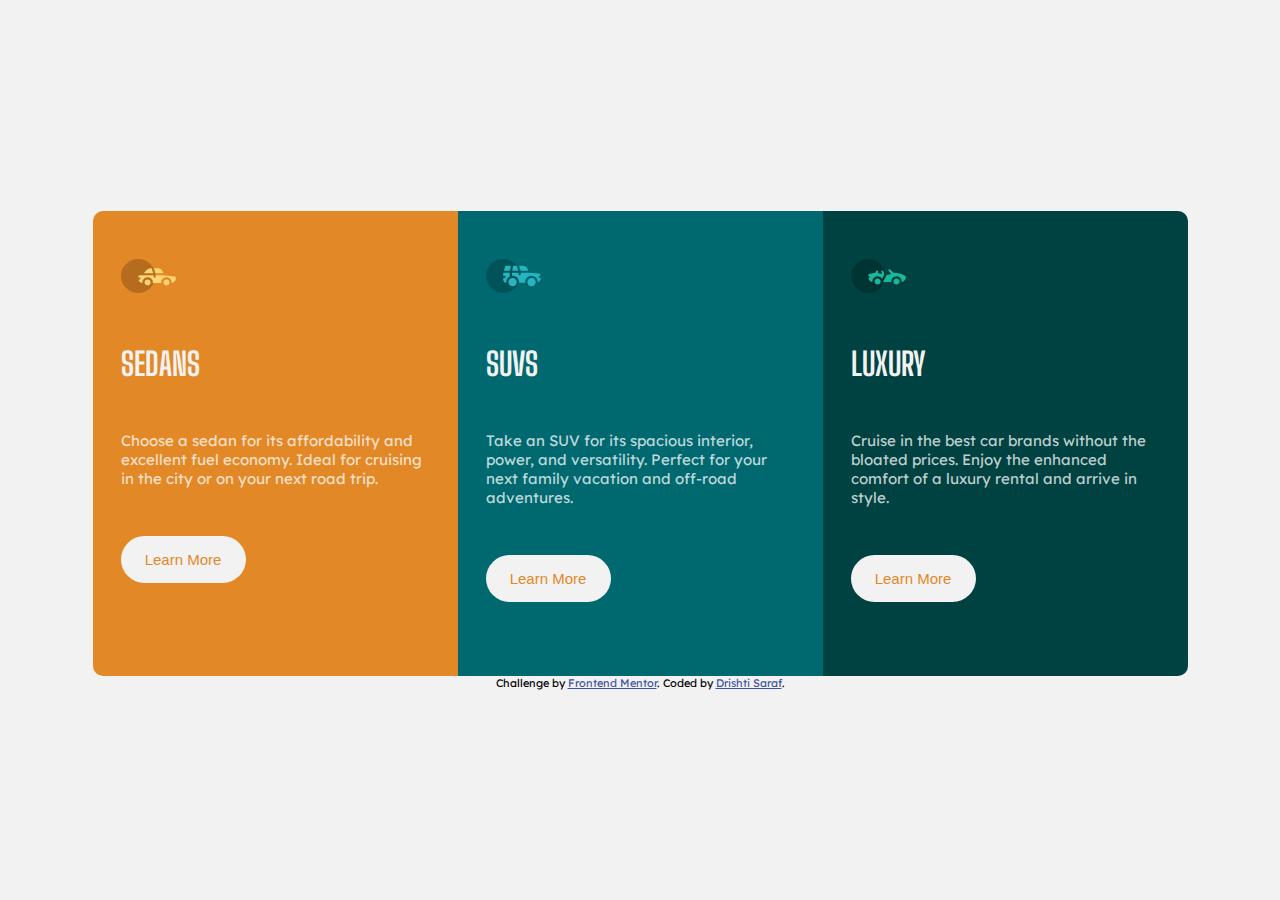
<file: 3-column-layout/index.html>
<!DOCTYPE html>
<html lang="en">
  <head>
    <meta charset="UTF-8" />
    <meta name="viewport" content="width=device-width, initial-scale=1.0" />
    <!-- displays site properly based on user's device -->

    <link
      rel="icon"
      type="image/png"
      sizes="32x32"
      href="./images/favicon-32x32.png"
    />

    <title>Frontend Mentor | 3-column preview card component</title>

    <link rel="stylesheet" href="style.css" />

    <!-- External Font Link -->
    <link rel="preconnect" href="https://fonts.googleapis.com" />
    <link rel="preconnect" href="https://fonts.gstatic.com" crossorigin />
    <link
      href="https://fonts.googleapis.com/css2?family=Big+Shoulders+Display:wght@100..900&family=Lexend+Deca:wght@100..900&display=swap"
      rel="stylesheet"
    />
  </head>
  <body>
    <main class="lexend-deca-regular">
      <div class="column-container">
        <div class="column1">
          <div class="image-container">
            <img src="./images/icon-sedans.svg" alt="icon-sedans" />
          </div>
          <h1 class="big-shoulders-display-bold">Sedans</h1>
          <p>
            Choose a sedan for its affordability and excellent fuel economy.
            Ideal for cruising in the city or on your next road trip.
          </p>
          <button>Learn More</button>
        </div>
        <div class="column2">
          <div class="image-container">
            <img src="./images/icon-suvs.svg" alt="icon-sedans" />
          </div>

          <h1 class="big-shoulders-display-bold">SUVs</h1>
          <p>
            Take an SUV for its spacious interior, power, and versatility.
            Perfect for your next family vacation and off-road adventures.
          </p>
          <button>Learn More</button>
        </div>
        <div class="column3">
          <div class="image-container">
            <img src="./images/icon-luxury.svg" alt="icon-sedans" />
          </div>
          <h1 class="big-shoulders-display-bold">Luxury</h1>
          <p>
            Cruise in the best car brands without the bloated prices. Enjoy the
            enhanced comfort of a luxury rental and arrive in style.
          </p>
          <button>Learn More</button>
        </div>
      </div>

      <div class="attribution">
        Challenge by
        <a href="https://www.frontendmentor.io?ref=challenge" target="_blank"
          >Frontend Mentor</a
        >. Coded by
        <a
          href="https://github.com/drishti1920/Frontend-Mentor-Challenges"
          target="_blank"
          >Drishti Saraf</a
        >.
      </div>
    </main>
  </body>
</html>
</file>
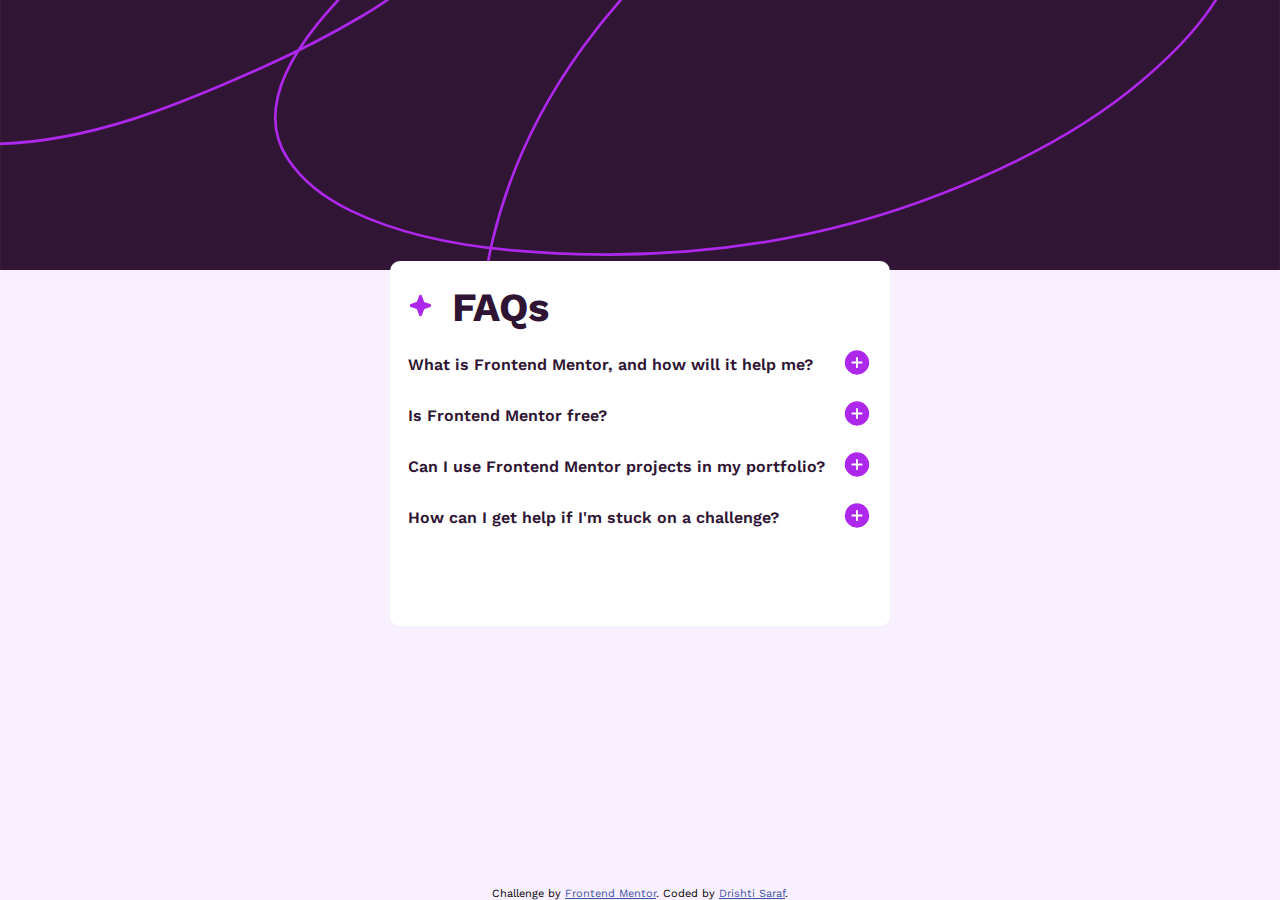
<file: accordian/index.html>
<!DOCTYPE html>
<html lang="en">
  <head>
    <meta charset="UTF-8" />
    <meta name="viewport" content="width=device-width, initial-scale=1.0" />
    <!-- displays site properly based on user's device -->

    <link
      rel="icon"
      type="image/png"
      sizes="32x32"
      href="./assets/images/favicon-32x32.png"
    />

    <title>Frontend Mentor | FAQ accordion</title>

    <!-- Feel free to remove these styles or customise in your own stylesheet 👍 -->
    <style>
      .attribution {
        font-size: 11px;
        text-align: center;
      }
      .attribution a {
        color: hsl(228, 45%, 44%);
      }
    </style>

    <link rel="stylesheet" href="style.css" />
  </head>
  <body class="body-container">

    <div class="background-half"></div>
    <div class="accordian-container">
      <div class="heading">
        <span>
          <img
            src="./assets/images/icon-star.svg"
            width="25"
            height="25"
            alt="star"
          />
        </span>

        <h1>FAQs</h1>
      </div>
      <div>
        <div class="accordian-section">
          <p class="accordian">
            What is Frontend Mentor, and how will it help me?
            <span>
              <img src="./assets/images/icon-plus.svg" alt="hide" />
            </span>
          </p>
          <div class="panel">
            <p>
              Frontend Mentor offers realistic coding challenges to help
              developers improve their frontend coding skills with projects in
              HTML, CSS, and JavaScript. It's suitable for all levels and ideal
              for portfolio building.
            </p>
          </div>
        </div>

        <div class="accordian-section">
          <p class="accordian">
            Is Frontend Mentor free?
            <span>
              <img src="./assets/images/icon-plus.svg" alt="hide" />
            </span>
          </p>
          <div class="panel">
            <p>
              Yes, Frontend Mentor offers both free and premium coding
              challenges, with the free option providing access to a range of
              projects suitable for all skill levels.
            </p>
          </div>
        </div>

        <div class="accordian-section">
          <p class="accordian">
            Can I use Frontend Mentor projects in my portfolio?
            <span>
              <img src="./assets/images/icon-plus.svg" alt="hide" />
            </span>
          </p>
          <div class="panel">
            <p>
              Yes, you can use projects completed on Frontend Mentor in your
              portfolio. It's an excellent way to showcase your skills to
              potential employers!
            </p>
          </div>
        </div>

        <div class="accordian-section">
          <p class="accordian">
            How can I get help if I'm stuck on a challenge?
            <span>
              <img src="./assets/images/icon-plus.svg" alt="hide" />
            </span>
          </p>
          <div class="panel">
            <p>
              The best place to get help is inside Frontend Mentor's Discord
              community. There's a help channel where you can ask questions and
              seek support from other community members.
            </p>
          </div>
        </div>
      </div>
    </div>

    <div class="attribution">
      Challenge by
      <a href="https://www.frontendmentor.io?ref=challenge" target="_blank"
        >Frontend Mentor</a
      >. Coded by <a href="https://github.com/drishti1920" target="_blank">Drishti Saraf</a>.
    </div>

    <script src="./script.js"></script>
  </body>
</html>
</file>
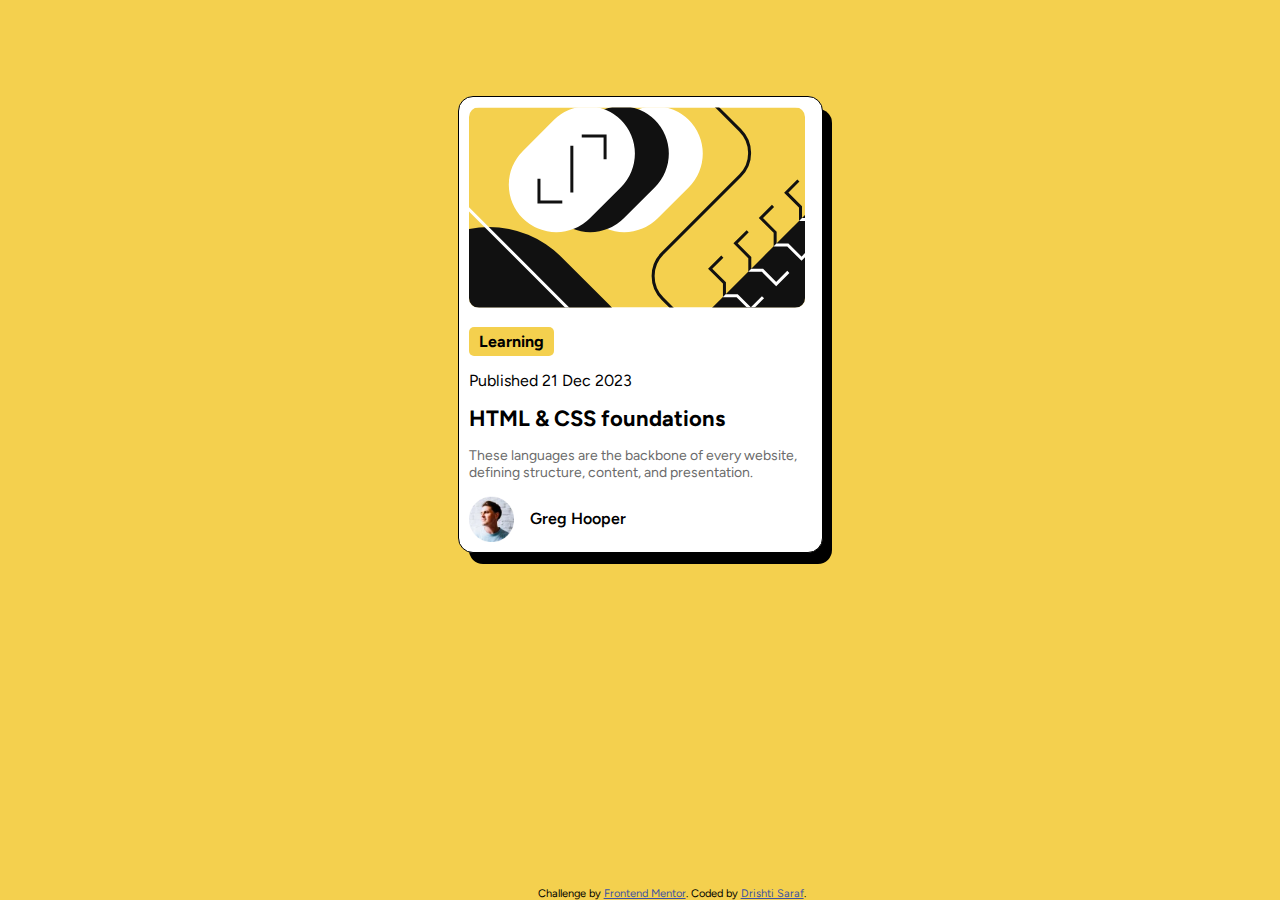
<file: blog-preview-card/index.html>
<!DOCTYPE html>
<html lang="en">
<head>
  <meta charset="UTF-8">
  <meta name="viewport" content="width=device-width, initial-scale=1.0"> <!-- displays site properly based on user's device -->

  <link rel="icon" type="image/png" sizes="32x32" href="./assets/images/favicon-32x32.png">
  <link rel="stylesheet" href="style.css">
  
  <title>Frontend Mentor | Blog preview card</title>

  <!-- Feel free to remove these styles or customise in your own stylesheet 👍 -->
  <style>
    .attribution { position: absolute; bottom: 0; left: 42%; font-size: 11px; text-align: center; }
    .attribution a { color: hsl(228, 45%, 44%); }
  </style>
</head>
<body class="body-conatiner">
  <div class="main-container">
<div class="container">
  <img class="main-image" src="./assets/images/illustration-article.svg" />

  <p class="learning-path">Learning</p>
  <p class="date-time">Published 21 Dec 2023</p>

  <h1 class="heading">HTML & CSS foundations</h1>

  <p class="description">These languages are the backbone of every website, defining structure, content, and presentation.</p>

  <div class="credits">
    <img class="author-img" src="./assets/images/image-avatar.webp" alt="Steve?" /> <p class="author-name">Greg Hooper</p>
  </div>
</div>
</div>
 
  <div class="attribution">
    Challenge by <a href="https://www.frontendmentor.io?ref=challenge" target="_blank">Frontend Mentor</a>. 
    Coded by <a href="https://github.com/drishti1920" target="_blank">Drishti Saraf</a>.
  </div>
</body>
</html>
</file>
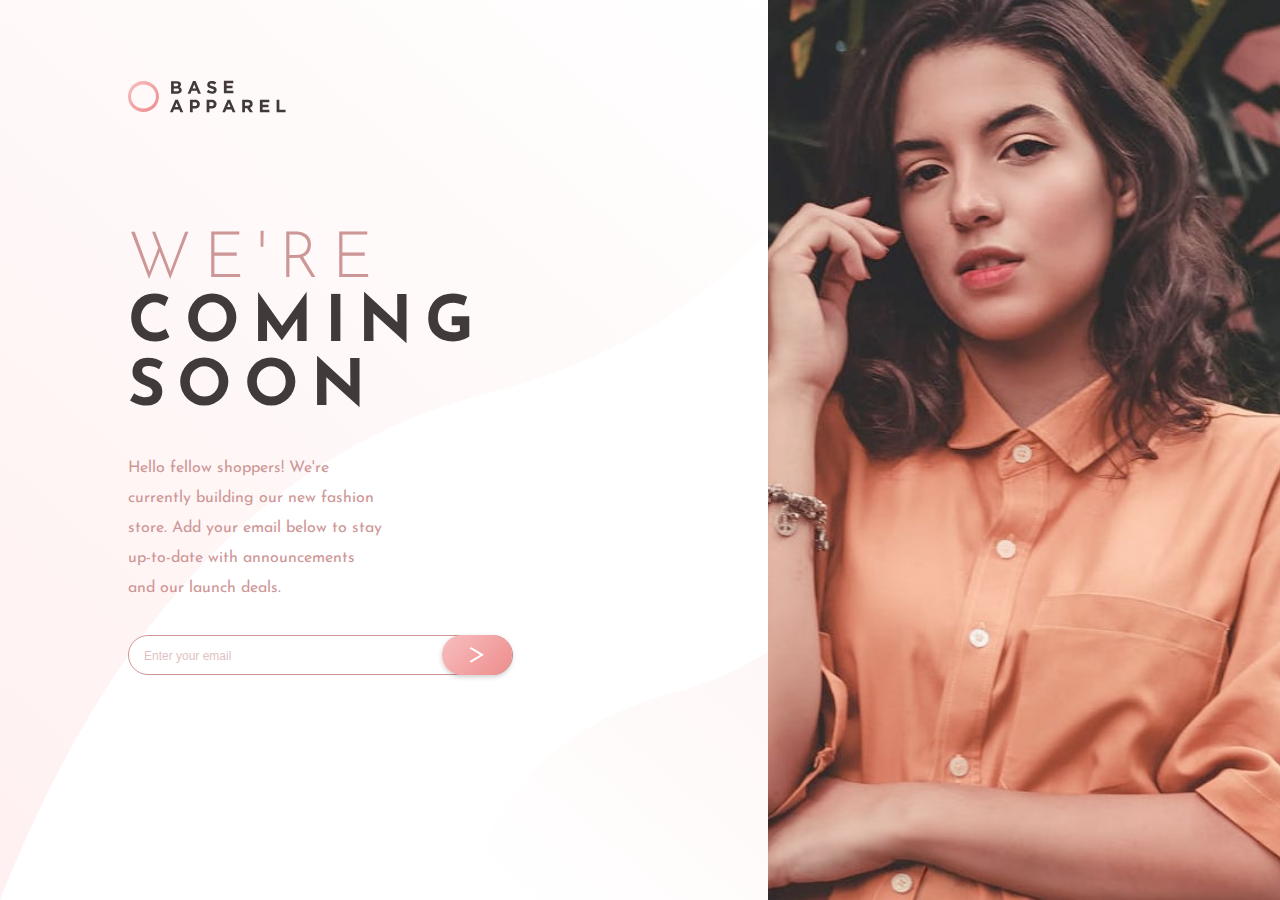
<file: coming-soon-page/index.html>
<!DOCTYPE html>
<html lang="en">
  <head>
    <meta charset="UTF-8" />
    <meta name="viewport" content="width=device-width, initial-scale=1.0" />
    <!-- displays site properly based on user's device -->

    <link
      rel="icon"
      type="image/png"
      sizes="32x32"
      href="./images/favicon-32x32.png"
    />

    <link rel="stylesheet" href="style.css" />
    <!-- External Font Link -->
    <link rel="preconnect" href="https://fonts.googleapis.com" />
    <link rel="preconnect" href="https://fonts.gstatic.com" crossorigin />
    <link
      href="https://fonts.googleapis.com/css2?family=Josefin+Sans:ital,wght@0,100..700;1,100..700&display=swap"
      rel="stylesheet"
    />

    <title>Frontend Mentor | Base Apparel coming soon page</title>
  </head>
  <body>
    <main class="josefin-sans-regular">
      <div class="coming-soon-container">
        <div class="details-container">
          <div class="logo-container">
            <img src="./images/logo.svg" alt="icon-logo" />
          </div>

          <div class="details">
            <h1>
              <span class="josefin-sans-thin">We're</span><br />
              coming <br />soon
            </h1>
            <p>
              Hello fellow shoppers! We're currently building our new fashion
              store. Add your email below to stay up-to-date with announcements
              and our launch deals.
            </p>

            <div class="input-container">
              <input type="email" id="email-input" placeholder="Enter your email" />
              <span class="icon-span" onclick=validateEmail()>
                <img src="./images/icon-arrow.svg" alt="icon-arrow" />
                <p id="error-message" class="error-message"></p>
              </span>
            </div>
          </div>
        </div>
        <div class="image-container">
          <img src="./images/hero-desktop.jpg" alt="hero-desktop" />
        </div>

        <div class="main-logo-container">
          <img src="./images/logo.svg" alt="icon-logo" />
        </div>
      </div>
    </main>
    <script src="script.js"></script>
  </body>
</html>
</file>
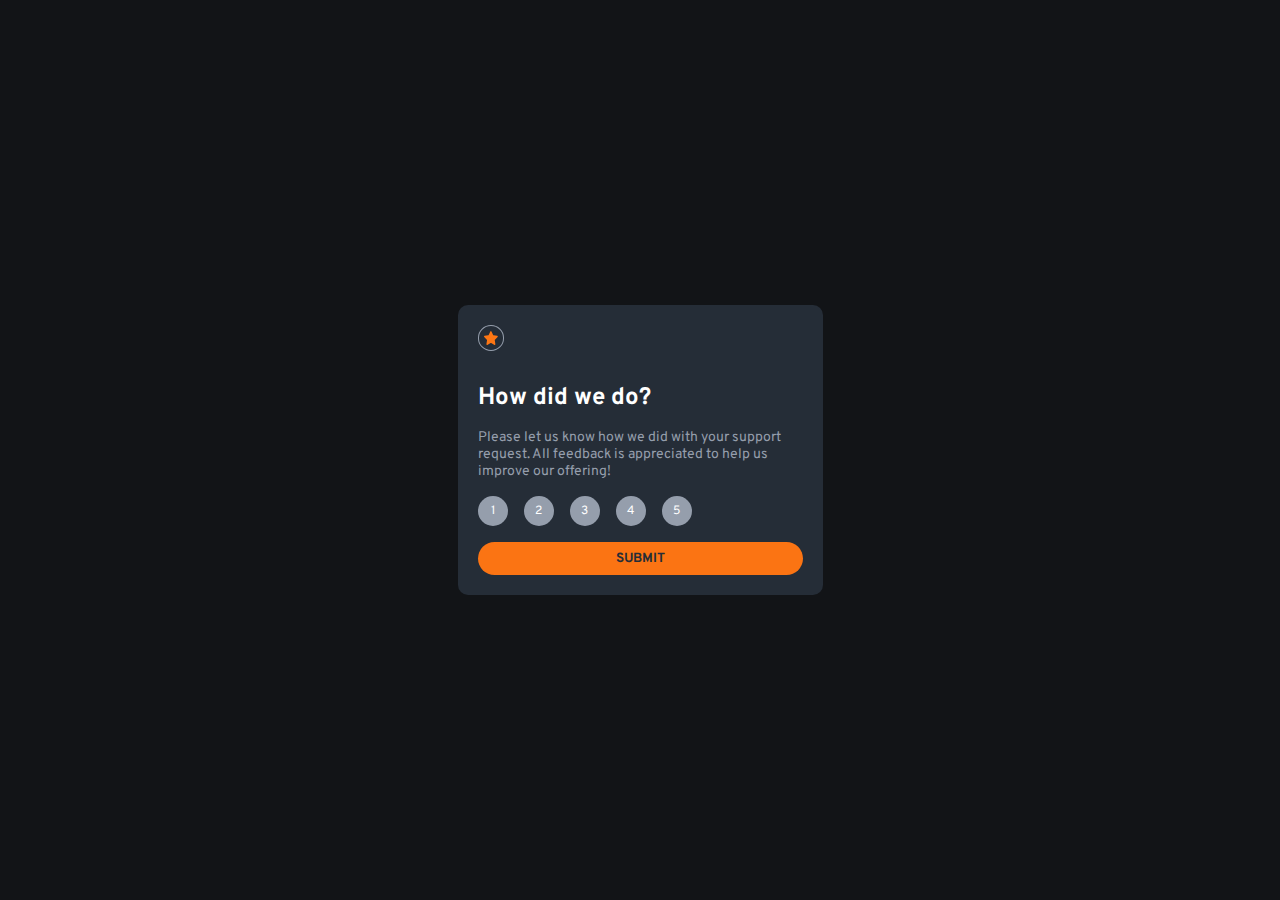
<file: interactive-rating-component-main/index.html>
<!DOCTYPE html>
<html lang="en">
  <head>
    <meta charset="UTF-8" />
    <meta name="viewport" content="width=device-width, initial-scale=1.0" />
    <!-- displays site properly based on user's device -->

    <link
      rel="icon"
      type="image/png"
      sizes="32x32"
      href="./images/favicon-32x32.png"
    />

    <title>Frontend Mentor | Interactive rating component</title>

    <link rel="stylesheet" href="style.css" />
  </head>
  <body>
    <main>
      <div id="rating-container" class="rating-component-container">
        <div class="rating-star-header">
          <img src="./images/icon-star.svg" alt="rating-star-icon" />
        </div>
        <div class="rating-question">
          <h6 class="overpass-bold">How did we do?</h6>
        </div>
        <div class="rating-text">
          <p class="overpass-normal">
            Please let us know how we did with your support request. All
            feedback is appreciated to help us improve our offering!
          </p>
        </div>

        <div class="rating-points">
          <p class="overpass-normal" data-value="1">1</p>
          <p class="overpass-normal" data-value="2">2</p>
          <p class="overpass-normal" data-value="3">3</p>
          <p class="overpass-normal" data-value="4">4</p>
          <p class="overpass-normal" data-value="5">5</p>
        </div>

        <button id="submit-button" class="rating-submit-button overpass-bold">
          Submit
        </button>
      </div>

      <!-- Thank you state start -->

      <div id="thankyou-container" style="display: none;" class="thankyou-component-container">
        <img
          src="./images/illustration-thank-you.svg"
          alt="thankyou-for-submitting-review"
        />

        <p id="selected-score" class="score-sentence overpass-normal">You selected 0 out of 5</p>
        <h3 class="thankyou-tag overpass-bold">Thank you!</h3>
        <p class="thankyou-text overpass-normal">
          We appreciate you taking the time to give a rating. If you ever need
          more support, don’t hesitate to get in touch!
        </p>
      </div>

      
      <!-- Thank you state end -->

      <!-- <div class="attribution">
      Challenge by
      <a href="https://www.frontendmentor.io?ref=challenge" target="_blank"
        >Frontend Mentor</a
      >. Coded by <a href="#">Your Name Here</a>.
    </div> -->
    </main>
    <script src="script.js"></script>
  </body>
</html>
</file>
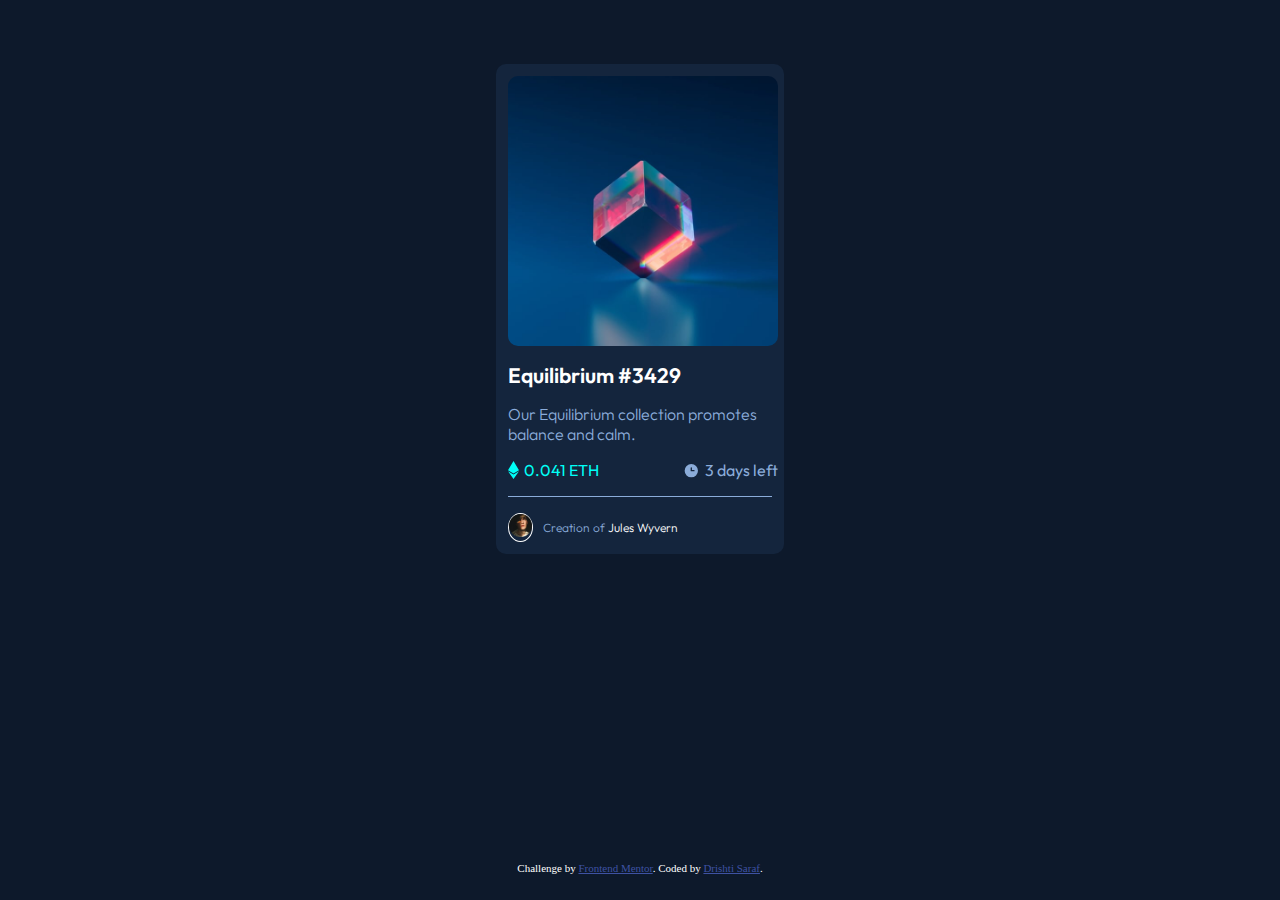
<file: nft-preview-card-component-main/index.html>
<!DOCTYPE html>
<html lang="en">
  <head>
    <meta charset="UTF-8" />
    <meta name="viewport" content="width=device-width, initial-scale=1.0" />

    <link
      rel="icon"
      type="image/png"
      sizes="32x32"
      href="./images/favicon-32x32.png"
    />

    <title>Frontend Mentor | NFT preview card component</title>

    <link rel="stylesheet" href="style.css" />
    <!-- External font link ( Outfit ) -->
    <link rel="preconnect" href="https://fonts.googleapis.com" />
    <link rel="preconnect" href="https://fonts.gstatic.com" crossorigin />
    <link
      href="https://fonts.googleapis.com/css2?family=Outfit:wght@100..900&display=swap"
      rel="stylesheet"
    />
  </head>
  <body>
    <div class="nft-card-container">
      <div id="nft-image" class="nft-image-container">
        <img src="./images/image-equilibrium.jpg" alt="equilibrium-nft-image" class="bft-image" />

        <div class="overlay">
         <img src="./images/icon-view.svg" alt="icon-view">
        </div>
      </div>

      <div class="nft-details-container">
        <h1 id="nft-name" class="heading outfit-bold">Equilibrium #3429</h1>
        <p class="descripiton outfit-light">
          Our Equilibrium collection promotes balance and calm.
        </p>
        <div class="specs outfit-regular">
          <p class="value">
            <img src="./images/icon-ethereum.svg" alt="icon-ethereum" /> 0.041
            ETH
          </p>
          <p class="time">
            <img src="./images/icon-clock.svg" alt="icon-clock" /> 3 days left
          </p>
        </div>
      </div>

      <div class="nft-owner-container">
        <div class="owner-image-container">
          <img src="./images/image-avatar.png" alt="jules-wyvren-image" />
        </div>
        <p class="credits outfit-light">
          Creation of <span class="author" id="author-name"> Jules Wyvern</span>
        </p>
      </div>
    </div>

    <div class="attribution">
      Challenge by
      <a href="https://www.frontendmentor.io?ref=challenge" target="_blank"
        >Frontend Mentor</a
      >. Coded by
      <a
        href="https://github.com/drishti1920/Frontend-Mentor-Challenges"
        target="_blank"
        >Drishti Saraf</a
      >.
    </div>


    <script src="script.js"></script>
  </body>
</html>
</file>
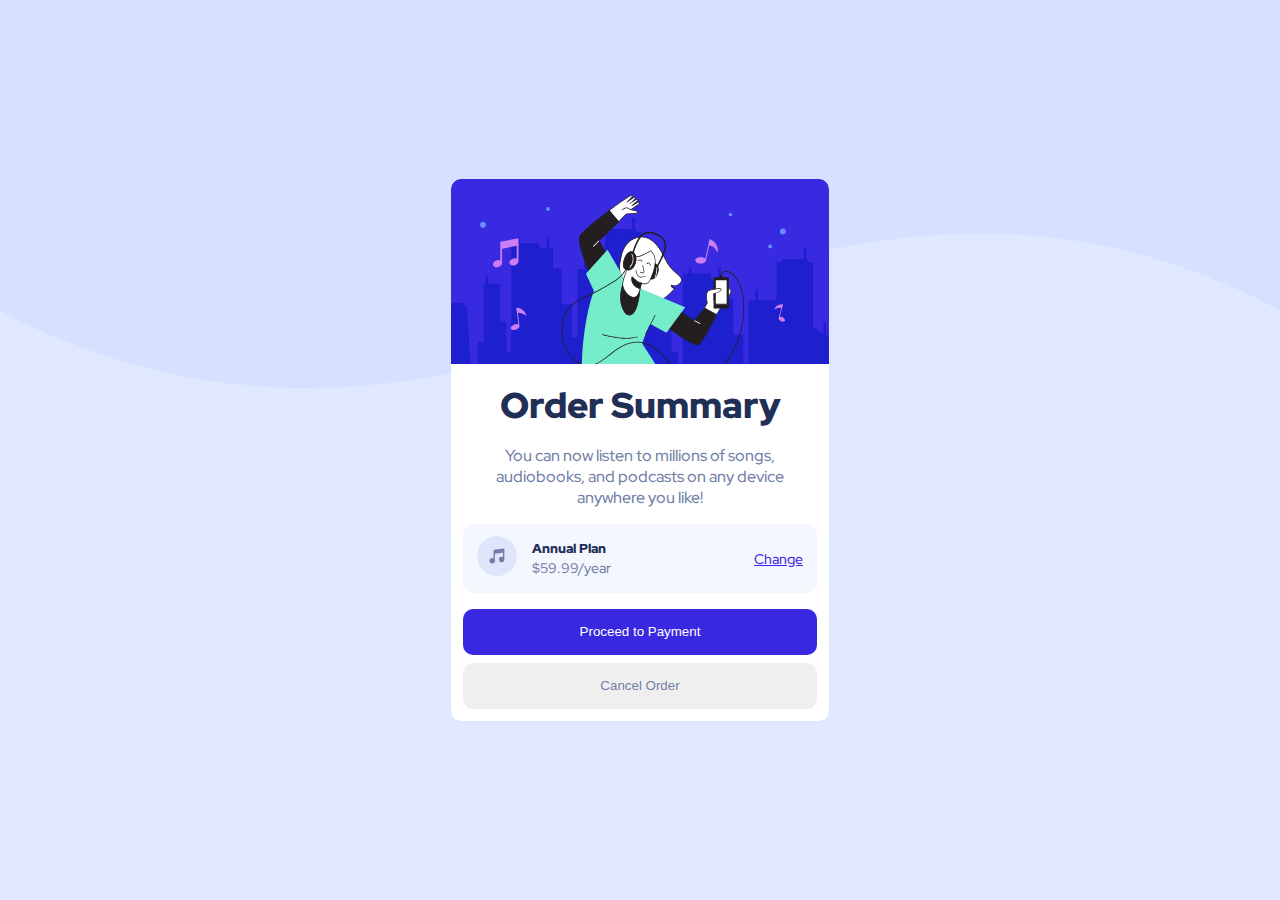
<file: order-summary-card/index.html>
<!DOCTYPE html>
<html lang="en">
  <head>
    <meta charset="UTF-8" />
    <meta name="viewport" content="width=device-width, initial-scale=1.0" />
    <link
      rel="icon"
      type="image/png"
      sizes="32x32"
      href="./images/favicon-32x32.png"
    />

    <title>Frontend Mentor | Order summary card</title>

    <!-- EXTERNAL FONT LINK -->
    <link rel="preconnect" href="https://fonts.googleapis.com" />
    <link rel="preconnect" href="https://fonts.gstatic.com" crossorigin />
    <link
      href="https://fonts.googleapis.com/css2?family=Red+Hat+Display:ital,wght@0,300..900;1,300..900&display=swap"
      rel="stylesheet"
    />

    <link rel="stylesheet" href="style.css" />
  </head>
  <body>
    <main class="red-hat-display-regular">
      <div class="order-summary-container">
        <div class="order-image-header">
          <img src="./images/illustration-hero.svg" alt="illustration-hero" />
        </div>
        <div class="order-details-container">
          <div class="heading">
            <h1 class="red-hat-display-bold">Order Summary</h1>
          </div>
          <p class="summary">
            You can now listen to millions of songs, audiobooks, and podcasts on
            any device anywhere you like!
          </p>
          <div class="plan-container">
          <div class="price">
            <div class="music-icon">
              <img src="./images/icon-music.svg" alt="icon-music" />
            </div>
            <div class="plan-pricing ">
              <h5 class="red-hat-display-bold">Annual Plan</h5>
              <p>$59.99/year</p>
            </div>
          </div>
          
            <div class="link">
              <a href="#">Change</a>
            </div>
          </div>

          <div class="button-container">
            <button class="pay">Proceed to Payment</button>
            <button class="cancel">Cancel Order</button>
          </div>
        </div>
      </div>
    </main>
  </body>
</html>
</file>
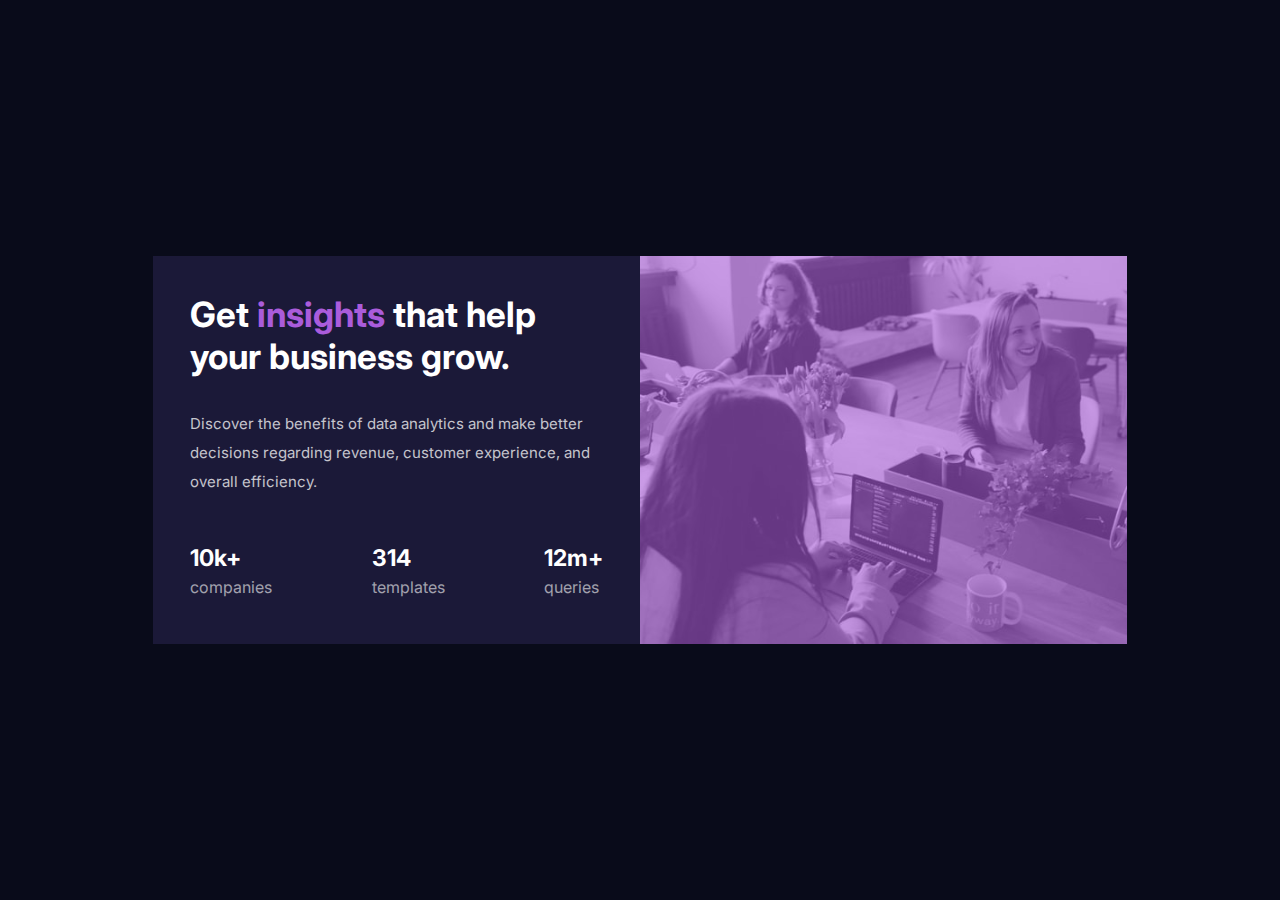
<file: preview-card-component/index.html>
<!DOCTYPE html>
<html lang="en">
  <head>
    <meta charset="UTF-8" />
    <meta name="viewport" content="width=device-width, initial-scale=1.0" />
    <!-- displays site properly based on user's device -->

    <link
      rel="icon"
      type="image/png"
      sizes="32x32"
      href="./images/favicon-32x32.png"
    />

    <!-- External Font Link -->
    <link rel="preconnect" href="https://fonts.googleapis.com" />
    <link rel="preconnect" href="https://fonts.gstatic.com" crossorigin />
    <link
      href="https://fonts.googleapis.com/css2?family=Inter:ital,opsz,wght@0,14..32,100..900;1,14..32,100..900&family=Lexend+Deca:wght@100..900&display=swap"
      rel="stylesheet"
    />

    <title>Frontend Mentor | Stats preview card component</title>
    <link rel="stylesheet" href="style.css" />
  </head>
  <body>
    <main class="inter-regular">
      <div class="preview-card-container">
        <div class="details-container">
          <h1 class="inter-bold">Get <span>insights</span> that help your business grow.</h1>

          <p class="paragrph">
            Discover the benefits of data analytics and make better decisions
            regarding revenue, customer experience, and overall efficiency.
          </p>

          <div class="ratings">
            <div class="testimonials">
              <h3>10k+</h3>
              <p>companies</p>
            </div>
            <div class="testimonials">
              <h3>314</h3>
              <p>templates</p>
            </div>
            <div class="testimonials">
              <h3>12m+</h3>
              <p>queries</p>
            </div>
          </div>
        </div>
        <div class="image-container">
          <img
            src="./images/image-header-desktop.jpg"
            alt="image-header-desktop"
          />
        </div>
      </div>

      <!-- <div class="attribution">
      Challenge by
      <a href="https://www.frontendmentor.io?ref=challenge" target="_blank"
        >Frontend Mentor</a
      >. Coded by <a href="#">Your Name Here</a>.
    </div> -->
    </main>
  </body>
</html>
</file>
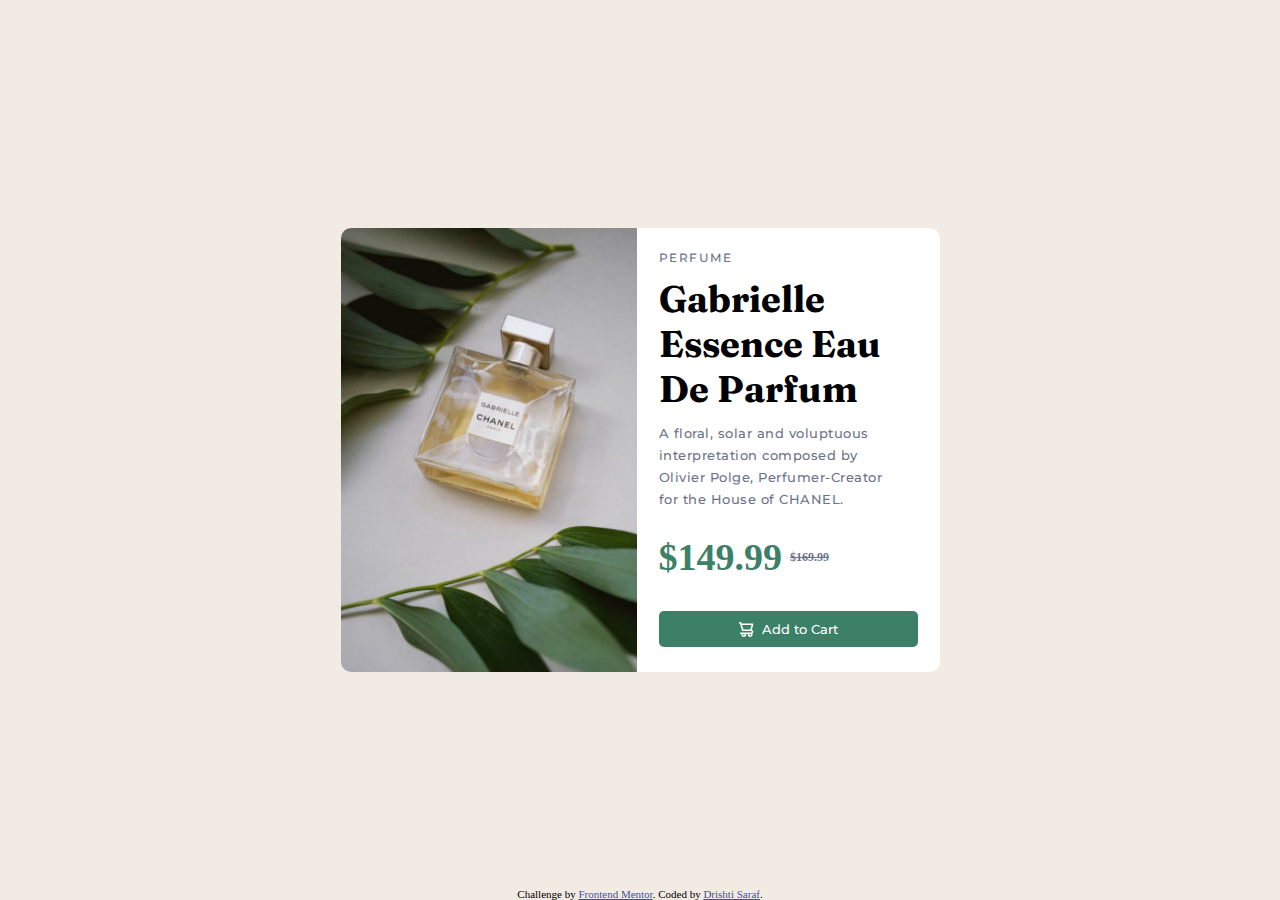
<file: product-preview-card-component-main/index.html>
<!DOCTYPE html>
<html lang="en">
  <head>
    <meta charset="UTF-8" />
    <meta name="viewport" content="width=device-width, initial-scale=1.0" />
    <!-- displays site properly based on user's device -->

    <link
      rel="icon"
      type="image/png"
      sizes="32x32"
      href="./images/favicon-32x32.png"
    />

    <!--Montserrat Font CDN Link-->
    <link rel="preconnect" href="https://fonts.googleapis.com" />
    <link rel="preconnect" href="https://fonts.gstatic.com" crossorigin />
    <link
      href="https://fonts.googleapis.com/css2?family=Montserrat:ital,wght@0,100..900;1,100..900&display=swap"
      rel="stylesheet"
    />

    <!--Fraunces Font CDN Link-->
    <link rel="preconnect" href="https://fonts.googleapis.com" />
    <link rel="preconnect" href="https://fonts.gstatic.com" crossorigin />
    <link
      href="https://fonts.googleapis.com/css2?family=Fraunces:ital,opsz,wght@0,9..144,100..900;1,9..144,100..900&display=swap"
      rel="stylesheet"
    />

    <title>Frontend Mentor | Product preview card component</title>

    <link rel="stylesheet" href="style.css" />
  </head>
  <body>
    <main role="main">
      <div class="card-container">
        <div class="card-image-container">
          <img src="./images/image-product-desktop.jpg" alt="Gabrielle Essence Eau De Parfum bottle" />
        </div>

        <div class="info-container">
          <p class="product montserrat-semi-bold">Perfume</p>

          <h1 class="product-name fraunces-bold">Gabrielle Essence Eau De Parfum</h1>

          <p class="product-description montserrat-semi-bold">
            A floral, solar and voluptuous interpretation composed by Olivier
            Polge, Perfumer-Creator for the House of CHANEL.
          </p>

          <p class="price">$149.99<del class="actual-price"> $169.99</del></p>

          <button class="add-to-cart-btn montserrat-semi-bold"><img src="./images/icon-cart.svg" alt="cart-icon" width="15px" height="15px" /> Add to Cart</button>
        </div>
      </div>

      <div class="attribution">
      Challenge by
      <a href="https://www.frontendmentor.io?ref=challenge" target="_blank"
        >Frontend Mentor</a
      >. Coded by <a href="https://github.com/drishti1920" target="_blank">Drishti Saraf</a>.
    </div>
    </main>
  </body>
</html>
</file>
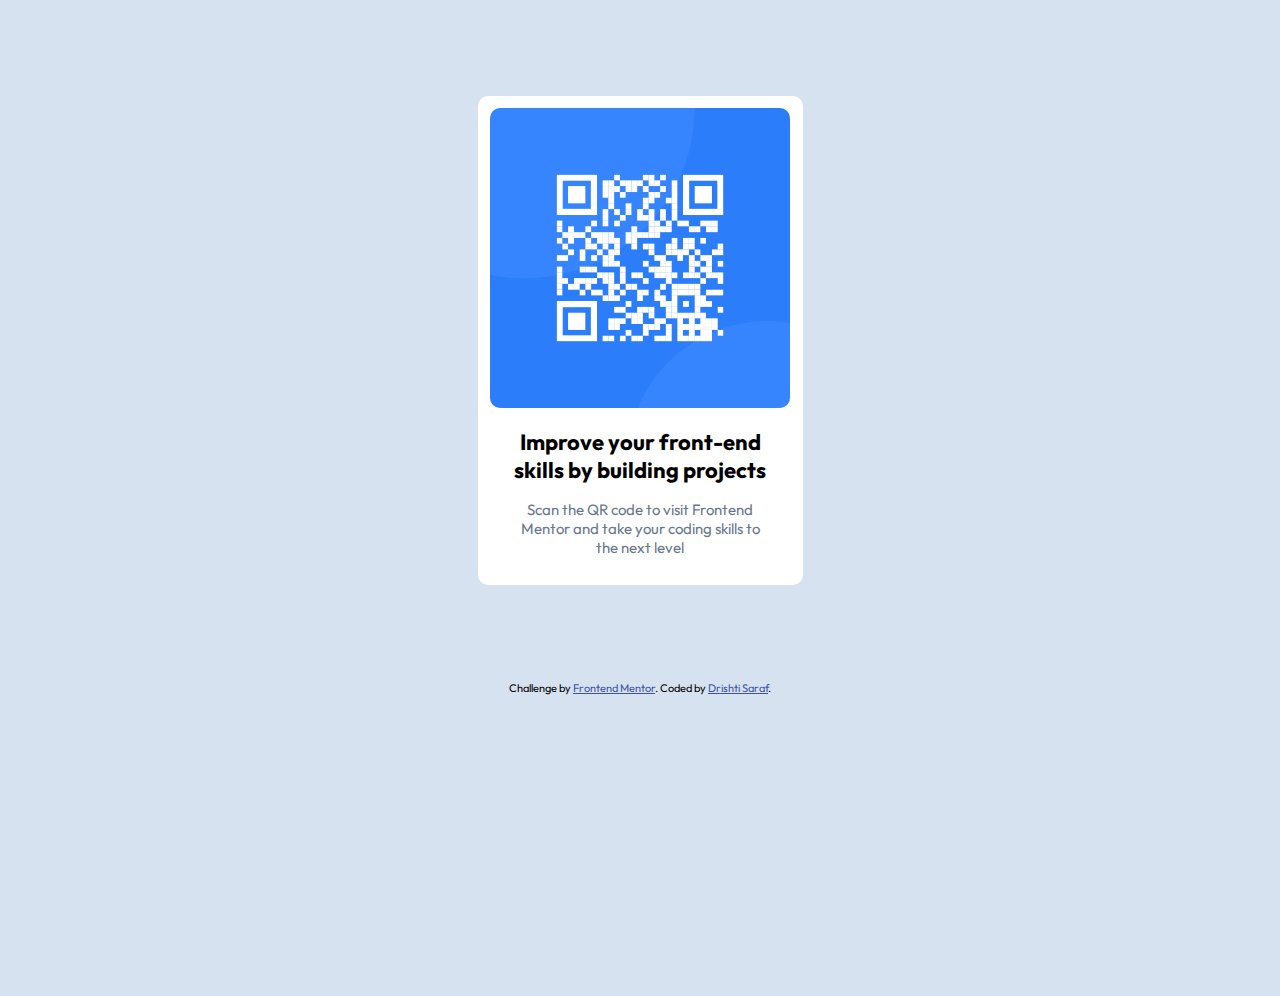
<file: qr-code-component-main/index.html>
<!DOCTYPE html>
<html lang="en">
  <head>
    <meta charset="UTF-8" />
    <meta name="viewport" content="width=device-width, initial-scale=1.0" />
   
    <link
      rel="icon"
      type="image/png"
      sizes="32x32"
      href="./images/favicon-32x32.png"
    />

    <!-- External Font Link -->
    <link rel="preconnect" href="https://fonts.googleapis.com" />
    <link rel="preconnect" href="https://fonts.gstatic.com" crossorigin />
    <link
      href="https://fonts.googleapis.com/css2?family=Outfit:wght@100..900&display=swap"
      rel="stylesheet"
    />

    <title>Frontend Mentor | QR code component</title>

    <link rel="stylesheet" href="style.css" />
  </head>
  <body class="outfit-regular">
    <div class="qr-code-container">
      <div class="qr-image-container">
        <img src="./images/image-qr-code.png" alt="qr-code-image" />
      </div>

      <div class="qr-instructions">
        <h2 class="qr-heading outfit-bold">
          Improve your front-end skills by building projects
        </h2>
        <p class="qr-text">
          Scan the QR code to visit Frontend Mentor and take your coding skills
          to the next level
        </p>
      </div>
    </div>

    <div class="attribution">
      Challenge by
      <a href="https://www.frontendmentor.io?ref=challenge" target="_blank"
        >Frontend Mentor</a
      >. Coded by
      <a href="https://github.com/drishti1920" target="_blank">Drishti Saraf</a
      >.
    </div>
  </body>
</html>
</file>
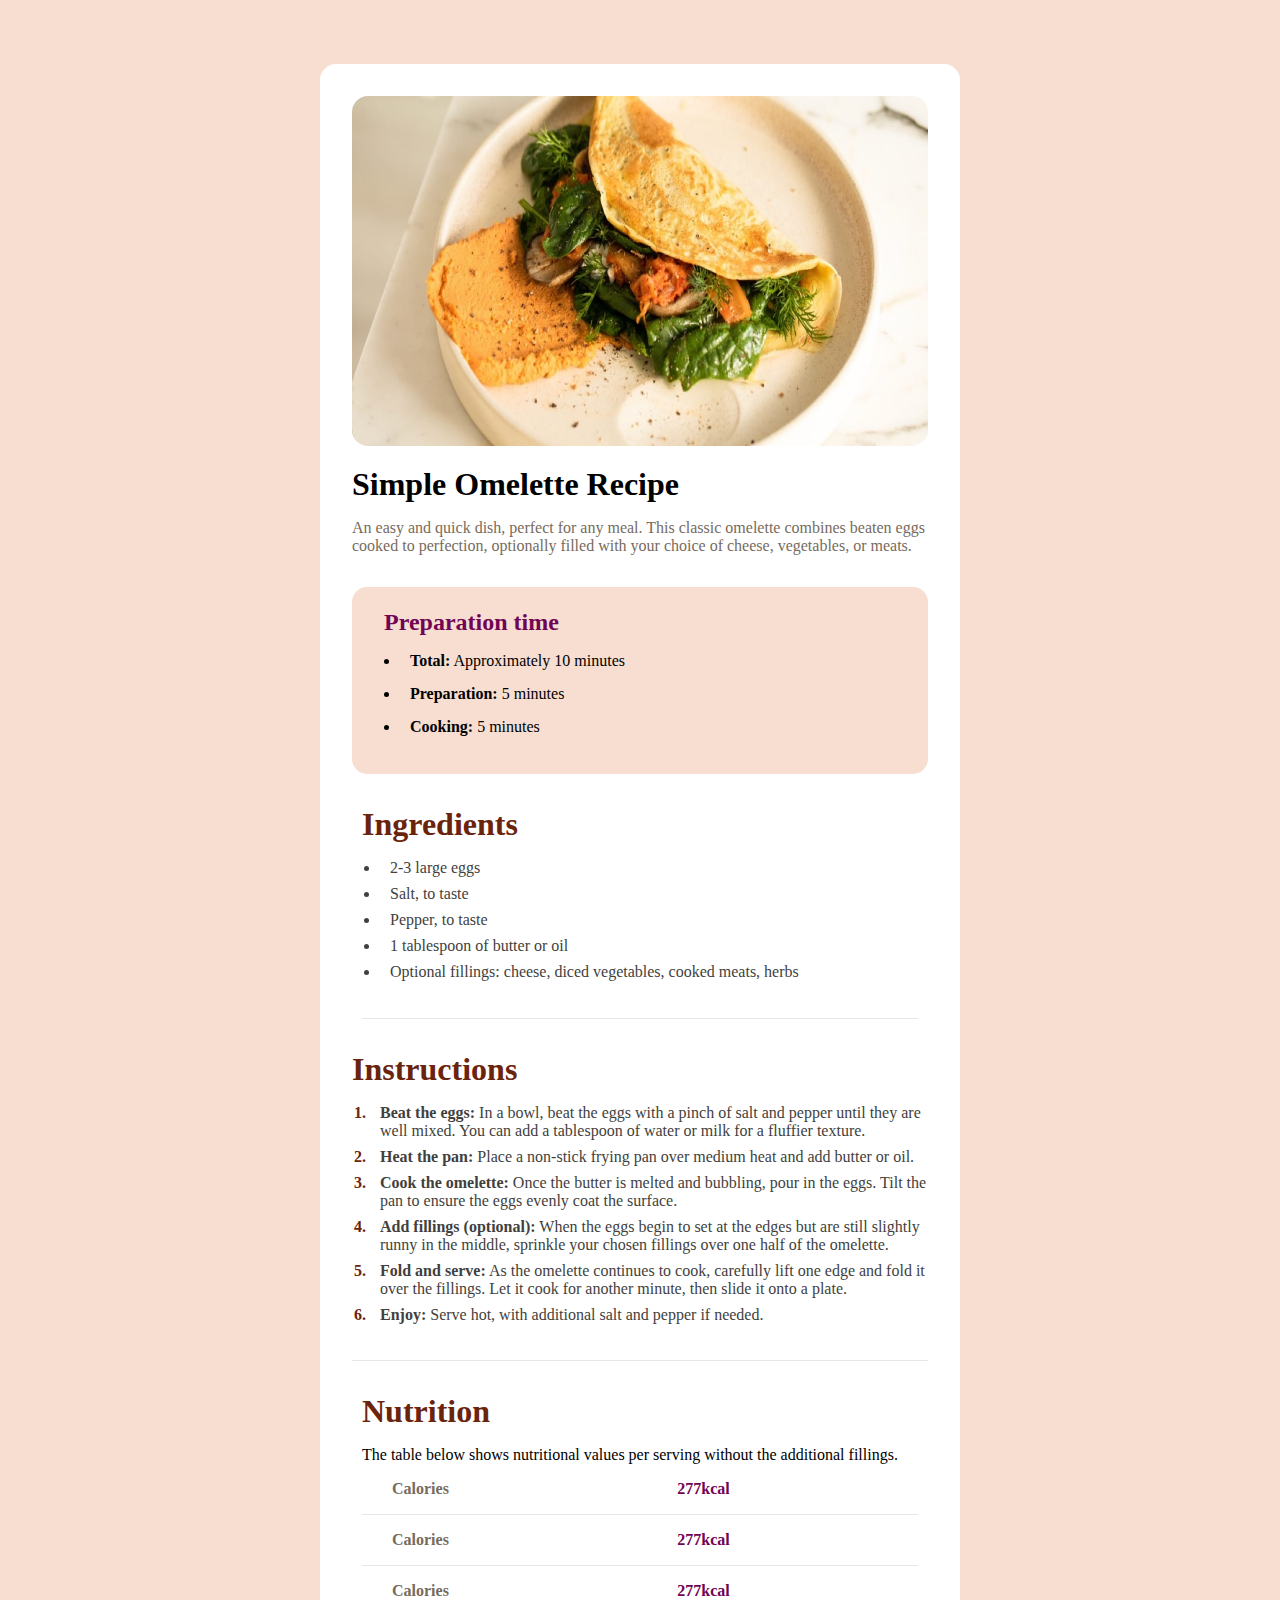
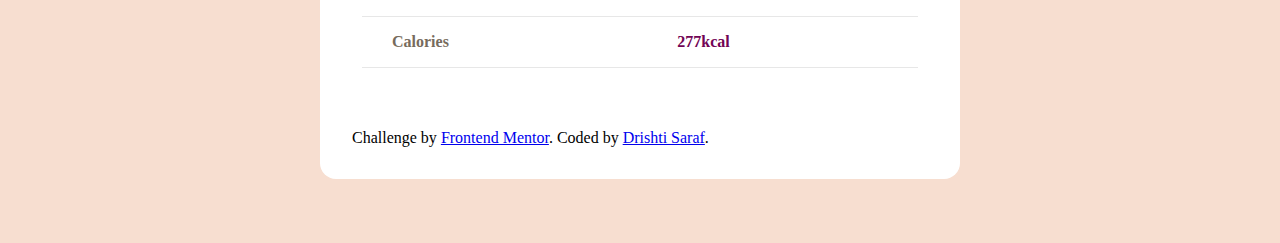
<file: recipe-page-main/index.html>
<!DOCTYPE html>
<html lang="en">

<head>
  <meta charset="UTF-8">
  <meta name="viewport" content="width=device-width, initial-scale=1.0">
  <!-- displays site properly based on user's device -->

  <link rel="icon" type="image/png" sizes="32x32" href="./assets/images/favicon-32x32.png">

  <title>Frontend Mentor | Recipe page</title>

  <link rel="stylesheet" href="./style.css">
</head>

<body>

  <div class="recipe-page-wrapper">

    <div class="recipe-image">
      <img src="./assets/images/image-omelette.jpeg" alt="omelette">
    </div>

    <div class="recipe-container">

      <div class="introduction">
        <h1 class="heading"> Simple Omelette Recipe</h1>

        <p>An easy and quick dish, perfect for any meal. This classic omelette combines beaten eggs cooked
          to perfection, optionally filled with your choice of cheese, vegetables, or meats.</p>
      </div>
      <div class="prepare">

        <h5> Preparation time</h5>
        <ul>
          <li> <span>Total:</span> Approximately 10 minutes</li>
          <li> <span>Preparation:</span> 5 minutes</li>
          <li> <span>Cooking: </span>5 minutes</li>


        </ul>
      </div>

      <div class="ingredients">
        <h2> Ingredients</h2>
        <ul>
          <li> 2-3 large eggs</li>
          <li> Salt, to taste</li>
          <li> Pepper, to taste</li>
          <li> 1 tablespoon of butter or oil</li>
          <li> Optional fillings: cheese, diced vegetables, cooked meats, herbs</li>
        </ul>
      </div>

      <div class="instructions">
        <h2> Instructions</h2>

        <ol>
          <li><span>Beat the eggs:</span> In a bowl, beat the eggs with a pinch of salt and pepper until they are well
            mixed.
            You can add a tablespoon of water or milk for a fluffier texture.</li>

          <li><span> Heat the pan:</span> Place a non-stick frying pan over medium heat and add butter or oil.</li>

          <li><span> Cook the omelette:</span> Once the butter is melted and bubbling, pour in the eggs. Tilt the pan to
            ensure
            the eggs evenly coat the surface.</li>

          <li><span> Add fillings (optional):</span> When the eggs begin to set at the edges but are still slightly
            runny in the
            middle, sprinkle your chosen fillings over one half of the omelette.</li>

          <li><span> Fold and serve:</span> As the omelette continues to cook, carefully lift one edge and fold it over
            the
            fillings. Let it cook for another minute, then slide it onto a plate.</li>

          <li><span> Enjoy: </span>Serve hot, with additional salt and pepper if needed.</li>

        </ol>
      </div>
      <div class="nutrition">
        <h3> Nutrition</h3>

        <p> The table below shows nutritional values per serving without the additional fillings.</p>

        <table>
          <tr>
            <th> Calories</th>
            <td> 277kcal</td>
          </tr>
          <tr>
            <th> Calories</th>
            <td> 277kcal</td>
          </tr>
          <tr>
            <th> Calories</th>
            <td> 277kcal</td>
          </tr>
          <tr>
            <th> Calories</th>
            <td> 277kcal</td>
          </tr>
        </table>

      </div>

    </div>

    <div class="attribution">
      Challenge by <a href="https://www.frontendmentor.io?ref=challenge" target="_blank">Frontend Mentor</a>.
      Coded by <a href="https://github.com/drishti1920" target="_blank">Drishti Saraf</a>.
    </div>


  </div>
</body>

</html>
</file>
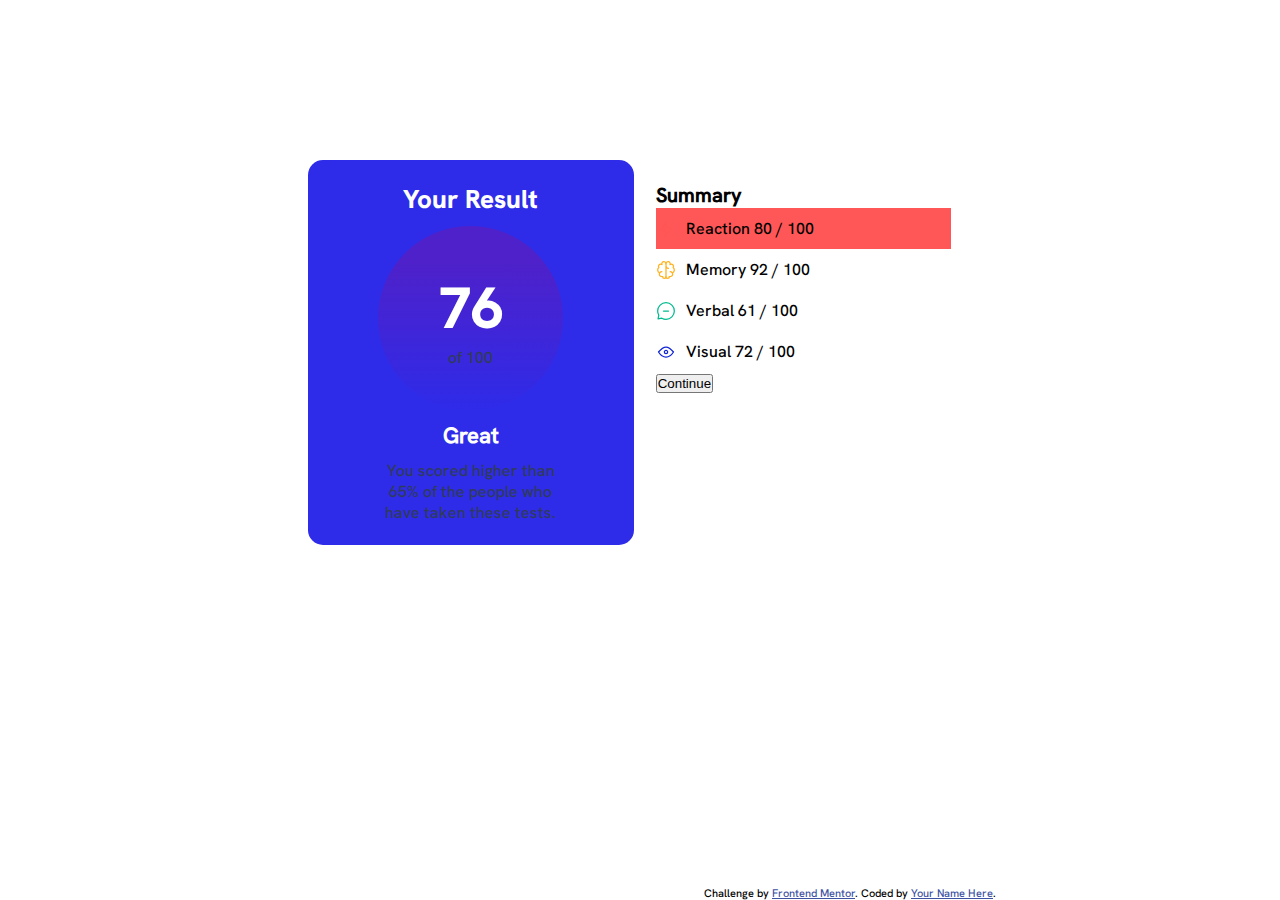
<file: results-summary-component/index.html>
<!DOCTYPE html>
<html lang="en">
  <head>
    <meta charset="UTF-8" />
    <meta name="viewport" content="width=device-width, initial-scale=1.0" />
    <!-- displays site properly based on user's device -->
    <link
      rel="icon"
      type="image/png"
      sizes="32x32"
      href="./assets/images/favicon-32x32.png"
    />
    <title>Frontend Mentor | Results summary component</title>
    <link rel="stylesheet" href="style.css" />
  </head>
  <body>
    <div class="result-summary-component">
      <div class="result-component">
        <h3 class="result-heading">Your Result</h3>
        <div class="score-circle">
          <h1 class="your-score">76</h1>
          <p class="total-score">of 100</p>
        </div>

        <h3 class="result-app">Great</h3>
        <p class="wishes">
          You scored higher than 65% of the people who have taken these tests.
        </p>
      </div>
      <div class="stats-component">
        <h3>Summary</h3>
        <!-- <li>Reaction 80 / 100</li>
        <li>Memory 92 / 100</li>
        <li>Verbal 61 / 100</li>
        <li>Visual 72 / 100</li> -->
        <ul id="score-list">

        </ul>

        <button>Continue</button>
      </div>
    </div>

    <div class="attribution">
      Challenge by
      <a href="https://www.frontendmentor.io?ref=challenge" target="_blank"
        >Frontend Mentor</a
      >. Coded by <a href="#">Your Name Here</a>.
    </div>


    <script src="script.js"></script>
  </body>
</html>
</file>
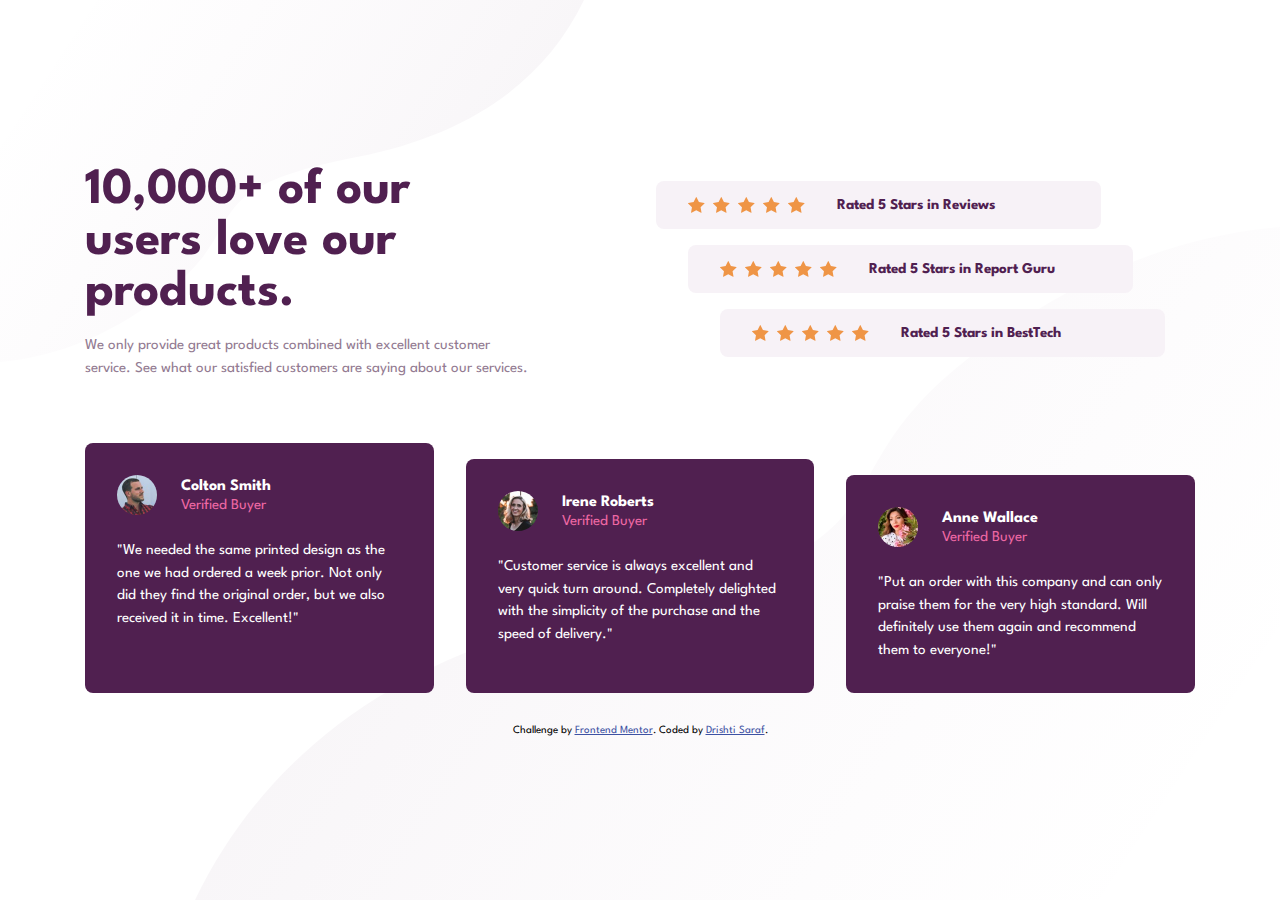
<file: social-proof-section/index.html>
<!DOCTYPE html>
<html lang="en">
  <head>
    <meta charset="UTF-8" />
    <meta name="viewport" content="width=device-width, initial-scale=1.0" />
    <link
      rel="icon"
      type="image/png"
      sizes="32x32"
      href="./images/favicon-32x32.png"
    />
    <link rel="stylesheet" href="styles.css">

    <title>Frontend Mentor | Social proof section</title>

    
  </head>
  <body>
    <main class="container">
      <div class="main-content">
        <div class="intro">
          <h1>10,000+ of our users love our products.</h1>
          <p>We only provide great products combined with excellent customer service.
            See what our satisfied customers are saying about our services.</p>
        </div>
        
        <div class="ratings">
          <div class="rating">
            <div class="stars">
              <img src="./images/icon-star.svg" alt="star">
              <img src="./images/icon-star.svg" alt="star">
              <img src="./images/icon-star.svg" alt="star">
              <img src="./images/icon-star.svg" alt="star">
              <img src="./images/icon-star.svg" alt="star">
            </div>
            <p>Rated 5 Stars in Reviews</p>
          </div>
          <div class="rating">
            <div class="stars">
              <img src="./images/icon-star.svg" alt="star">
              <img src="./images/icon-star.svg" alt="star">
              <img src="./images/icon-star.svg" alt="star">
              <img src="./images/icon-star.svg" alt="star">
              <img src="./images/icon-star.svg" alt="star">
            </div>
            <p>Rated 5 Stars in Report Guru</p>
          </div>
          <div class="rating">
            <div class="stars">
              <img src="./images/icon-star.svg" alt="star">
              <img src="./images/icon-star.svg" alt="star">
              <img src="./images/icon-star.svg" alt="star">
              <img src="./images/icon-star.svg" alt="star">
              <img src="./images/icon-star.svg" alt="star">
            </div>
            <p>Rated 5 Stars in BestTech</p>
          </div>
        </div>
      </div>

      <div class="testimonials">
        <div class="testimonial">
          <div class="testimonial-header">
            <img src="./images/image-colton.jpg" alt="Colton Smith">
            <div class="testimonial-info">
              <h3>Colton Smith</h3>
              <p>Verified Buyer</p>
            </div>
          </div>
          <p class="testimonial-text">"We needed the same printed design as the one we had ordered a week prior.
            Not only did they find the original order, but we also received it in time.
            Excellent!"</p>
        </div>

        <div class="testimonial">
          <div class="testimonial-header">
            <img src="./images/image-irene.jpg" alt="Irene Roberts">
            <div class="testimonial-info">
              <h3>Irene Roberts</h3>
              <p>Verified Buyer</p>
            </div>
          </div>
          <p class="testimonial-text">"Customer service is always excellent and very quick turn around. Completely
            delighted with the simplicity of the purchase and the speed of delivery."</p>
        </div>

        <div class="testimonial">
          <div class="testimonial-header">
            <img src="./images/image-anne.jpg" alt="Anne Wallace">
            <div class="testimonial-info">
              <h3>Anne Wallace</h3>
              <p>Verified Buyer</p>
            </div>
          </div>
          <p class="testimonial-text">"Put an order with this company and can only praise them for the very high
            standard. Will definitely use them again and recommend them to everyone!"</p>
        </div>
      </div>
    </main>

    <div class="attribution">
      Challenge by
      <a href="https://www.frontendmentor.io?ref=challenge" target="_blank"
        >Frontend Mentor</a
      >. Coded by <a href="https://github.com/drishti1920" target="_blank">Drishti Saraf</a>.
    </div>
  </body>
</html>
</file>
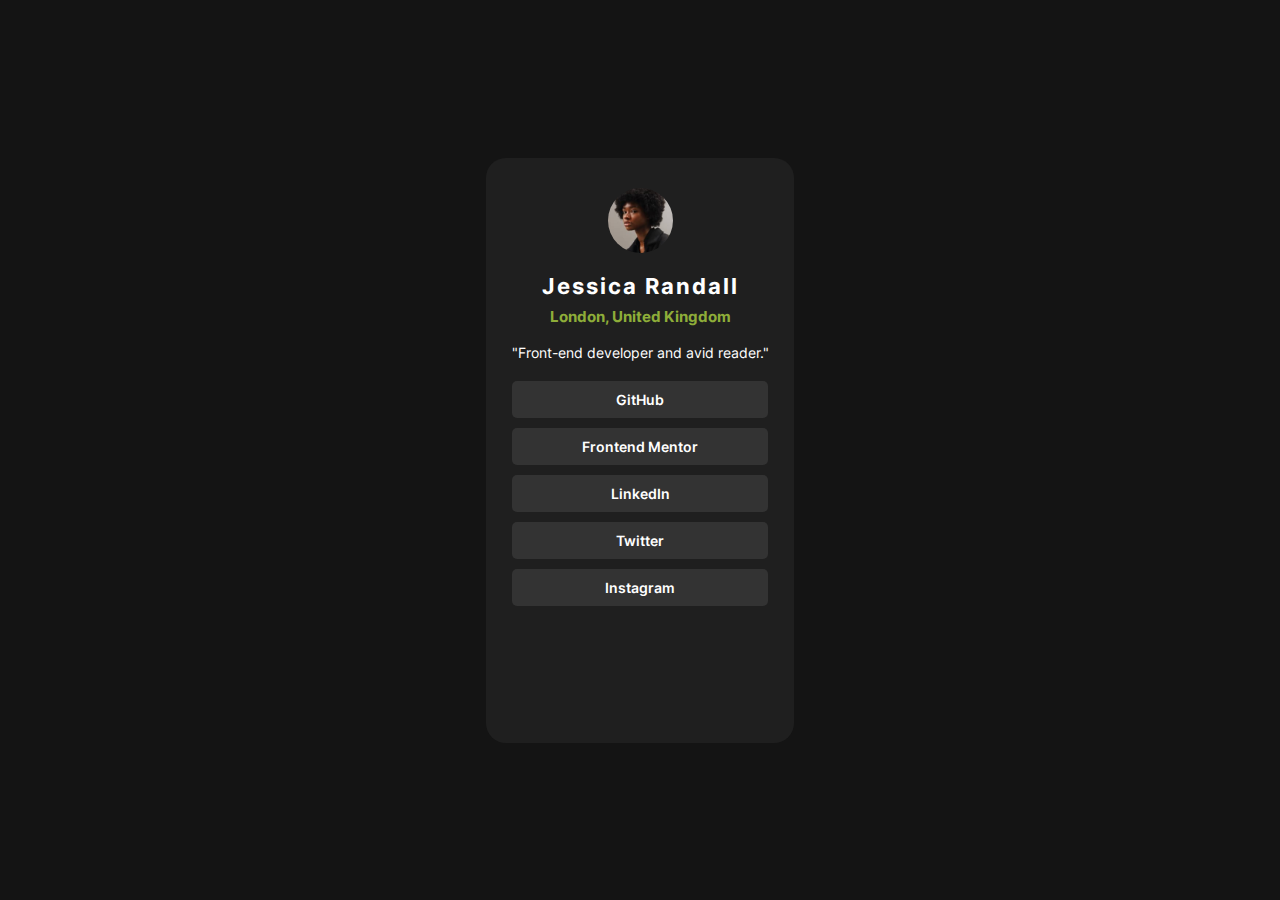
<file: social-links-profile/social-links-profile-main/index.html>
<!DOCTYPE html>
<html lang="en">
<head>
  <meta charset="UTF-8">
  <meta name="viewport" content="width=device-width, initial-scale=1.0"> <!-- displays site properly based on user's device -->

  <link rel="icon" type="image/png" sizes="32x32" href="./assets/images/favicon-32x32.png">
  
  <title>Frontend Mentor | Social links profile</title>
  <link rel="stylesheet" href="./style.css">

  <!-- Feel free to remove these styles or customise in your own stylesheet 👍 -->
  <style>
    .attribution { font-size: 11px; text-align: center; }
    .attribution a { color: hsl(228, 45%, 44%); }
  </style>
</head>
<body>

  <div class="container">
    <img src="./assets/images/avatar-jessica.jpeg">

  <h1>Jessica Randall</h1>
 <h3> London, United Kingdom</h3>
  <p>"Front-end developer and avid reader."</p>

  <ul>
<li>  GitHub</li>
<li>  Frontend Mentor</li>
<li>  LinkedIn</li>
<li>  Twitter</li>
<li>  Instagram</li>

</ul>
</div> 
  <!-- <div class="attribution">
    Challenge by <a href="https://www.frontendmentor.io?ref=challenge" target="_blank">Frontend Mentor</a>. 
    Coded by <a href="#">Your Name Here</a>.
  </div> -->
</body>
</html>
</file>
<file: 3-column-layout/style.css>
:root {
  --bright-orange: hsl(31, 77%, 52%);
  --dark-cyan: hsl(184, 100%, 22%);
  --very-dark-cyan: hsl(179, 100%, 13%);
  --paragraphs: hsla(0, 0%, 100%, 0.75);
  --light-gray: hsl(0, 0%, 95%);
}

.lexend-deca-regular {
  font-family: "Lexend Deca", serif;
  font-optical-sizing: auto;
  font-weight: 400;
  font-style: normal;
}

.big-shoulders-display-bold {
  font-family: "Big Shoulders Display", serif;
  font-optical-sizing: auto;
  font-weight: 700;
  font-style: normal;
}

body {
  display: grid;
  position: relative;
  place-content: center;
  min-height: 100vh;
  background-color: var(--light-gray);
}

.column-container {
  display: flex;
  border-radius: 10px;
}

.column1,
.column2,
.column3 {
  display: flex;
  flex-direction: column;
  width: 365px;
  height: 465px;
  padding: 48px 28px;
  gap: 3rem;
}

h1 {
  color: var(--light-gray);
  text-transform: uppercase;
}

.column1 {
  background-color: var(--bright-orange);
  border-top-left-radius: inherit;
  border-bottom-left-radius: inherit;
}

.column2 {
  background-color: var(--dark-cyan);
}

.column3 {
  background-color: var(--very-dark-cyan);
  border-bottom-right-radius: inherit;
  border-top-right-radius: inherit;
}

button {
  background-color: var(--light-gray);
  color: var(--bright-orange);
  width: 125px;
  padding: 15px;
  border-radius: 25px;
  text-align: center;
  border: none;
  font-size: 15px;
}

p {
  color: var(--paragraphs);
  font-size: 15px;
}

.image-container {
  width: 55px;
}

.image-container img {
  width: 100%;
}

* {
  margin: 0;
  padding: 0;
  box-sizing: border-box;
}

.attribution {
  font-size: 11px;
  text-align: center;
}
.attribution a {
  color: hsl(228, 45%, 44%);
}

@media (max-width: 991px) {
  .column-container {
    flex-direction: column;
  }

  .column1,
  .column2,
  .column3 {
    width: 285px;
    height: 263px;
    padding: 20px 18px;
    gap: 1rem;
  }

  .column1 {
    border-top-left-radius: inherit;
    border-top-right-radius: inherit;
    border-bottom-left-radius: 0px;
  }

  .column3 {
    border-top-right-radius: 0px;
    border-bottom-left-radius: inherit;
    border-bottom-right-radius: inherit;
  }

  h1{
    font-size: 22px;
    letter-spacing: 0.5px;
  }

  p{
    font-size: 13px;
  }

  button {
    width: 100px;
    padding: 10px;
    border-radius: 25px;
    
    font-size: 13px;
  }
  
}
</file>
<file: accordian/style.css>
@font-face {
  font-family: "WorkSans";
  src: url("./assets/fonts/static/WorkSans-Regular.ttf") format("truetype");
  font-style: italic;
  font-weight: normal;
}

@font-face {
  font-family: "WorkSans-Semi";
  src: url("./assets/fonts/static/WorkSans-SemiBold.ttf") format("truetype");
  font-style: italic;
  font-weight: normal;
}

@font-face {
  font-family: "WorkSans-Bold";
  src: url("./assets/fonts/static/WorkSans-Bold.ttf") format("truetype");
  font-style: italic;
  font-weight: normal;
}

*,
*::after,
*::before {
  padding: 0;
  margin: 0;
  box-sizing: border-box;
  font-family: "WorkSans", sans-serif;
}

body {
  background-color: hsl(275, 100%, 97%);
}

.body-container {
  display: flex;
  align-items: center;
  justify-content: center;
  height: 100vh;
  flex-direction: column;
  position: relative;

 
}

.background-half{
  position: absolute;
  top: 0;
  left: 0;
  background-image: url("./assets/images/background-pattern-desktop.svg");
  background-size: cover;
  background-repeat: no-repeat;
  background-position: center center;
  height: 30vh;
  width: 100%;
}

.accordian-container {
  z-index: 999;
  width: 500px;
  border-radius: 10px;
  background-color: hsl(0, 0%, 100%);
  margin: auto;
  padding:23px 18px;
  height: 365px;
}

.accordian-container .heading {
  display: flex;
  align-items: center;
  gap: 1.2rem;
}

.heading {
  padding-bottom: 1rem;
}

.accordian-container h1 {
  color: hsl(292, 42%, 14%);
  font-size: 40px;
  font-weight: 700;
  font-family: "WorkSans-Bold", sans-serif;
}

.accordian {
  color: hsl(292, 42%, 14%);
  font-family: "WorkSans-Semi", sans-serif;
  font-weight: 500;
  padding-bottom: 1rem;
  display: flex;
  align-items: center;
  justify-content: space-between;
}

.panel {
  display: none;
  overflow: hidden;
}
.accordian.active {
  font-weight: bold;
}

.panel p {
  color: hsl(292, 16%, 49%);
  font-family: "WorkSans", sans-serif;
  font-size: 15px;
}
</file>
<file: blog-preview-card/style.css>
@font-face {
    font-family: Figtree;
    src: url("./assets/fonts/Figtree-VariableFont_wght.ttf");
}

* {
  margin: 0;
  padding: 0;
  box-sizing: border-box;
  font-family: Figtree, sans-serif;
 
}
.body-conatiner {
  background: hsl(47, 88%, 63%);
}

.main-container {
  position: relative;
  margin: 6rem 0 0 0;
  display: flex;
  justify-content: center;
  align-items: center;
}

.container {
  background-color: #fff;
  padding: 10px;
  border: 1px solid black;
  margin: 0 auto;
  width: 365px;
  border: 1px solid black;
  -webkit-box-shadow: 10px 12px 0px -1px rgba(0, 0, 0, 1);
  -moz-box-shadow: 10px 12px 0px -1px rgba(0, 0, 0, 1);
  box-shadow: 10px 12px 0px -1px rgba(0, 0, 0, 1);
  border-radius: 15px;
}

.container .main-image {
 
  margin: 0 auto 15px auto;
  border-radius: 10px;
  margin-bottom: 15px;
}



.container .learning-path {
  background-color: hsl(47, 88%, 63%);
  color: black;
  width: fit-content;
  padding: 5px 10px;
  font-weight: 700;
  margin-bottom: 15px;
  border-radius: 5px;
}

.container .date-time{
    width: fit-content;
    margin-bottom: 15px;
}

.container .heading{
    font-size: 22px;
    font-weight: 700;
    margin-bottom: 15px;
}

.container .description{
    color: #6b6b6b;
    font-size: 14px;
    margin-bottom: 15px;
    
}

.credits {
  display: flex;
  align-items: center;
  width: 165px;
  gap: 1rem;
}

.credits .author-img{
    width: 45px;
}

.credits .author-name{
    font-weight: 600;
    font-size: 16px;
}
</file>
<file: coming-soon-page/style.css>
:root {
  --desaturated-Red: hsl(0, 36%, 70%);
  --soft-red: hsl(0, 93%, 68%);
  --dark-grayish-red: hsl(0, 6%, 24%);
}

.josefin-sans-thin {
  font-family: "Josefin Sans", serif;
  font-optical-sizing: auto;
  font-weight: 300;
  font-style: normal;
}

.josefin-sans-regular {
  font-family: "Josefin Sans", serif;
  font-optical-sizing: auto;
  font-weight: 400;
  font-style: normal;
}

.josefin-sans-bold {
  font-family: "Josefin Sans", serif;
  font-optical-sizing: auto;
  font-weight: 600;
  font-style: normal;
}

* {
  margin: 0;
  padding: 0;
  box-sizing: border-box;
}

.coming-soon-container {
  display: flex;
}

.details-container {
  width: 60%;
  padding: 5rem 8rem;
  background-image: url("./images/bg-pattern-desktop.svg");
  background-size: cover;
  background-repeat: no-repeat;
}
.image-container {
  width: 40%;
  height: 100vh;
  overflow: hidden;
}

.image-container img {
  width: 100%;
  height: 100%;
  object-fit: cover;
}
.main-logo-container {
  display: none;
}

.logo-container {
  padding: 0 0 7rem 0;
}

.details h1 {
  text-transform: uppercase;
  letter-spacing: 12px;
  font-size: 4rem;
  color: var(--dark-grayish-red);
}

.details h1 span {
  color: var(--desaturated-Red);
}

.details p {
  color: var(--desaturated-Red);
  font-size: 16px;
  padding: 2rem 16rem 2rem 0;
  line-height: 30px;
}

.input-container {
  position: relative;
  width: 385px;
}

.input-container input {
  width: 100%;
  padding: 10px 50px 10px 15px;
  border: 1px solid var(--desaturated-Red);
  border-radius: 25px;
  font-size: 16px;
  outline: none;
}

.input-container input::placeholder {
  color: var(--desaturated-Red);
  opacity: 0.6;
  font-size: 12px;
}

.input-container span {
  position: absolute;
  top: 50%;
  right: 1px;
  transform: translateY(-50%);
  width: 70px; /* Circle diameter */
  height: 40px; /* Circle diameter */
  border-radius: 28px;
  background-image: linear-gradient(135deg, hsl(0, 80%, 86%), hsl(0, 74%, 74%));
  display: flex;
  justify-content: center;
  align-items: center;
  cursor: pointer;
  box-shadow: 0 2px 5px rgba(0, 0, 0, 0.2); /* Optional shadow for button */
  z-index: 1;
}

.input-container .icon-span img {
  width: 16px;
  height: 16px;
}

.error-message {
  margin-top: 5px !important;
  font-size: 12px !important;
  color: var(--desaturated-Red) !important;
  display: none;
  position: absolute !important;
  top: 37px !important;
  padding: 0 !important;
  width: 203px !important;
  right: 161px !important;
}

@media (max-width: 1200px) {
  .details-container {
    padding: 2rem 6rem;
  }

  .logo-container {
    padding: 0 0 4rem 0;
  }

  .details h1 {
    font-size: 3rem;
  }

  .details p {
    padding: 2rem 12rem 2rem 0px;
  }
}

@media (max-width: 991px) {
  .details-container {
    padding: 2rem 3rem;
  }

  .details p {
    padding: 2rem 9rem 2rem 0px;
  }
}

@media (max-width: 768px) {
  .coming-soon-container {
    flex-direction: column-reverse;
  }

  .logo-container {
    display: none;
  }

  .main-logo-container {
    display: block;
    padding: 1rem 2rem;
  }

  .image-container {
    width: 100%;
    height: 200px;
  }

  .image-container img {
    width: 100%;
    height: 100%;
    object-fit: cover;
    object-position: top;
  }

  .details-container {
    width: 100%;
  }

  .details {
    display: flex;
    flex-direction: column;
    justify-content: center;
    align-items: center;
    padding-bottom: 2rem;
  }
  .details h1 {
    text-align: center;
  }

  .details p {
    width: 400px;
    padding: 2rem 0;
  }
}

@media (max-width: 375px) {
  .image-container{
    height: 250px;
  }
  
  .image-container img {
    object-fit: cover;
    object-position: top;
  }

  .details h1 {
    font-size: 2rem;
  }

  .details p {
    width: 335px;
    font-size: 14px;
    padding: 2rem 10px;
    text-align: center;
  }

  .input-container {
    width: 300px;
  }
}
</file>
<file: interactive-rating-component-main/style.css>
@import url("https://fonts.googleapis.com/css2?family=Overpass:ital,wght@0,100..900;1,100..900&display=swap");

* {
  padding: 0;
  margin: 0;
  box-sizing: border-box;
}

.overpass-normal {
  font-family: "Overpass", serif;
  font-optical-sizing: auto;
  font-weight: 400;
  font-style: normal;
}

.overpass-bold {
  font-family: "Overpass", serif;
  font-optical-sizing: auto;
  font-weight: 700;
  font-style: normal;
}

body {
  background-color: hsl(216, 12%, 8%);
}

main {
  display: flex;
  justify-content: center;
  align-items: center;
  /* background-color: azure; */
  min-height: 100vh;
}

.rating-component-container {
  background-color: hsl(213, 19%, 18%);
  border-radius: 10px;
  padding: 20px;
  width: 365px;
  display: flex;
  justify-content: flex-start;
  flex-direction: column;
  gap: 1rem;
}

.rating-star-header {
  border: 1px solid hsl(217, 12%, 63%);
  border-radius: 50%;
  width: fit-content;
  padding: 5px;
  display: flex;
  align-items: center;
  justify-content: center;
}

.rating-star-header img {
  height: 14px;
}

.rating-question h6 {
  font-size: 24px;
  padding-top: 1rem;
  color: hsl(0, 0%, 100%);
}

.rating-text p {
  color: hsl(217, 12%, 63%);
  font-size: 14px;
}

.rating-points {
  display: flex;
  gap: 1rem;
}

.rating-points p {
  background-color: hsl(217, 12%, 63%);
  color: hsl(0, 0%, 100%);
  border-radius: 50%;
  font-size: 12px;
  padding: 10px;
  display: flex;
  align-items: center;
  justify-content: center;
  height: 30px;
  width: 30px;
  cursor: pointer;
}

.rating-points p:hover {
  background-color: hsl(25, 97%, 53%);
  color: hsl(216, 12%, 8%);
}

.rating-points .active {
  background-color: hsl(0, 0%, 100%);
  color: hsl(216, 12%, 8%);
}

.rating-submit-button {
  padding-top: 1rem;
  padding: 8px;
  background-color: hsl(25, 97%, 53%);
  border-radius: 20px;
  border: none;
  color: hsl(213, 19%, 18%);
  text-transform: uppercase;
  cursor: pointer;
}

.rating-submit-button:hover{
  background-color: hsl(0, 0%, 100%);
  color: hsl(216, 12%, 8%);
}


.thankyou-component-container {
  background-color: hsl(213, 19%, 18%);
  border-radius: 10px;
  padding: 20px 25px;
  width: 365px;
  display: flex;
  align-items: center;
  flex-direction: column;
  gap: 1rem;
}

.score-sentence{
  background-color: hsl(216, 12%, 8%);
  color: hsl(25, 97%, 53%);
  font-size: 12px;
  border-radius: 15px;
  /* border:1px solid hsl(216, 12%, 8%); */
  padding: 5px 15px;
  padding-top: .5rem;
}

.thankyou-tag{
  font-size: 26px;
  color: hsl(0, 0%, 100%);
  padding-top: .5rem;
}

.thankyou-text{
  text-align: center;
  font-size: 14px;
  color: hsl(217, 12%, 63%);
}

/* .attribution { font-size: 11px; text-align: center; }
    .attribution a { color: hsl(228, 45%, 44%); } */
</file>
<file: nft-preview-card-component-main/style.css>
:root {
  --main-bg: hsl(217, 54%, 11%);
  --card-bg: hsl(216, 50%, 16%);
  --dark-blue: hsl(215, 32%, 27%);
  --soft-blue: hsl(215, 51%, 70%);
  --active-color: hsl(178, 100%, 50%);
  --text-color: hsl(0, 0%, 100%);
  --paragraph-font: 18px;
}

.outfit-light {
  font-family: "Outfit", serif;
  font-optical-sizing: auto;
  font-weight: 300;
  font-style: normal;
}

.outfit-regular {
  font-family: "Outfit", serif;
  font-optical-sizing: auto;
  font-weight: 400;
  font-style: normal;
}

.outfit-bold {
  font-family: "Outfit", serif;
  font-optical-sizing: auto;
  font-weight: 600;
  font-style: normal;
}

* {
  margin: 0;
  padding: 0;
  box-sizing: border-box;
}

html {
  height: 90%;
  width: 100%;
}
body {
  height: 100%;
  width: 100%;
}

body {
  background-color: var(--main-bg);
  color: var(--text-color);
  position: relative;
}

.nft-card-container {
  width: 288px;
  margin: 4rem auto 0 auto;
  background-color: var(--card-bg);
  padding: 12px;
  border-radius: 10px;
}

.nft-image-container {
  width: 270px;
  border-radius: inherit;
  cursor: pointer;
  position: relative;
}

.nft-image-container .bft-image {
  width: 100%;
  border-radius: inherit;
  display: block;
}

.nft-image-container .overlay {
  position: absolute;
  top: 0;
  left: 0;
  width: 270px;
  height: 100%;
  background-color: var(--active-color);
  display: flex;
  align-items: center;
  justify-content: center;
  border-radius: inherit;
  opacity: 0;
  transition: opacity 0.3s ease;
}

.nft-image-container.active .overlay {
  opacity: 0.5;
}

.nft-details-container {
  width: 270px;
  padding: 1rem 0 0 0;
}

.heading {
  font-size: 21px;
  cursor: pointer;
  transition: color 0.3s ease;
}

.name-active {
  color: var(--active-color);
}

.descripiton {
  padding: 1rem 0 0 0;
  font-size: var(--text-color);
  color: var(--soft-blue);
}

.specs {
  display: flex;
  justify-content: space-between;
  padding: 1rem 0 1rem 0;
}

.value {
  display: flex;
  gap: 5px;
  align-items: center;
  color: var(--active-color);
}

.time {
  display: flex;
  gap: 5px;
  align-items: center;
  color: var(--soft-blue);
}

.nft-owner-container {
  display: flex;
  align-items: center;
  border-top: 0.5px solid var(--soft-blue);
  padding-top: 1rem;
  gap: 10px;
}

.owner-image-container {
  width: 25px;
  border: 1px solid var(--text-color);
  border-radius: 50%;
}

.owner-image-container img {
  width: 100%;
}

.credits {
  font-size: 12px;
  color: var(--soft-blue);
}

.author {
  color: var(--text-color);
  transition: color 0.3s ease;
  cursor: pointer;
}

.author-active{
    color: var(--active-color);
}
.attribution {
  position: absolute;
  bottom: 0;
  font-size: 11px;
  text-align: center;
  width: 100%;
  margin: 0 auto;
}
.attribution a {
  color: hsl(228, 45%, 44%);
}
</file>
<file: order-summary-card/style.css>
:root {
  --light-blue: hsl(225, 100%, 94%);
  --bright-blue: hsl(245, 75%, 52%);
  --pale-blue: hsl(225, 100%, 98%);
  --desaturated-blue: hsl(224, 23%, 55%);
  --dark-blue: hsl(223, 47%, 23%);
}

.red-hat-display-regular {
  font-family: "Red Hat Display", serif;
  font-optical-sizing: auto;
  font-weight: 500;
  font-style: normal;
}

.red-hat-display-medium {
  font-family: "Red Hat Display", serif;
  font-optical-sizing: auto;
  font-weight: 700;
  font-style: normal;
}

.red-hat-display-bold {
  font-family: "Red Hat Display", serif;
  font-optical-sizing: auto;
  font-weight: 900;
  font-style: normal;
}

* {
  padding: 0;
  margin: 0;
  box-sizing: border-box;
}

body {
  display: grid;
  place-items: center;
  min-height: 100vh;
  background-color: var(--light-blue);
  background-image: url("./images/pattern-background-desktop.svg");
  background-size: contain;
  background-repeat: no-repeat;
  width: 100%;
  background-position: top;
}

.order-summary-container {
  max-width: 378px;
  border-radius: 10px;
  background-color: white;
}

.order-image-header {
  width: 100%;
  border-top-left-radius: inherit;
  border-top-right-radius: inherit;
}

.order-image-header img {
  width: 100%;
  border-top-left-radius: inherit;
  border-top-right-radius: inherit;
}

.order-details-container {
  padding: 12px;
  display: flex;
  flex-direction: column;
  justify-content: center;
  gap: 1rem;
}

.heading {
  color: var(--dark-blue);
  text-align: center;
  font-size: 18px;
}

.summary {
  color: var(--desaturated-blue);
  text-align: center;
  font-size: 16px;
}

.plan-container{
    display: flex;
    justify-content: space-between;
    align-items: center;
    background-color: var(--pale-blue);
    border-radius: 10px;
    padding: 12px 14px;
}

.price{
    display: flex;
    align-items: center;
    gap: 15px;
}

.music-icon{
    width: 40px;
}

.music-icon img{
    width: 100%;
}

.plan-pricing h5{
    color: var(--dark-blue);
}

.plan-pricing p{
    color: var(--desaturated-blue);
    font-size: 14px;
    padding-top: 2px;
}

.link a{
    color: var(--bright-blue);
    font-size: 14px;
}
.button-container{
    display: flex;
    flex-direction: column;
    width: 100%;
    gap: 0.5rem;
}

.pay{
    background-color: var(--bright-blue);
    color: white;
    border: none;
    border-radius: 10px;
    height: 46px;
    cursor: pointer;
}


.cancel{
    /* background-color: var(--bright-blue); */
    color: var(--desaturated-blue);
    border: none;
    border-radius: 10px;
    height: 46px;
    cursor: pointer;
}
</file>
<file: preview-card-component/style.css>
:root {
  --bg-color: hsl(233, 47%, 7%);
  --card-background: hsl(244, 38%, 16%);
  --soft-violet: hsl(277, 64%, 61%);
  --main-heading: hsl(0, 0%, 100%);
  --main-paragraph: hsla(0, 0%, 100%, 0.75);
  --stat-headings: hsla(0, 0%, 100%, 0.6);
}

.inter-regular {
  font-family: "Inter", serif;
  font-optical-sizing: auto;
  font-weight: 400;
  font-style: normal;
}

.inter-bold {
  font-family: "Inter", serif;
  font-optical-sizing: auto;
  font-weight: 700;
  font-style: normal;
}

.lexend-deca-regular {
  font-family: "Lexend Deca", serif;
  font-optical-sizing: auto;
  font-weight: 400;
  font-style: normal;
}

* {
  padding: 0;
  margin: 0;
  box-sizing: border-box;
}

body {
  display: grid;
  place-items: center;
  min-height: 100vh;
  background-color: var(--bg-color);
}

.preview-card-container {
  background-color: var(--card-background);
  color: var(--main-heading);
  display: flex;
  width: 974px;
  height: 388px;
}

.details-container {
  width: 487px;
  padding: 37px;
}

h1 {
  padding-bottom: 1rem;
  font-size: 35px;
  color: var(--main-heading);
}

span {
  color: var(--soft-violet);
}

.paragrph {
  color: var(--main-paragraph);
  padding: 1rem 13px 2rem 0;
  font-size: 15px;
  line-height: 29px;
}

.ratings {
  padding-top: 1rem;
  display: flex;
  justify-content: space-between;
}

.testimonials {
  display: flex;
  flex-direction: column;
  gap: 5px;
}

.testimonials h3 {
  font-size: 23px;
}

.testimonials p {
  color: var(--stat-headings);
}

.image-container {
  width: 487px;
  position: relative;
}

.image-container img {
  width: 100%;
  height: 100%;
  display: block;
}

.image-container::before {
  content: "";
  position: absolute;
  top: 0;
  left: 0;
  width: 100%;
  height: 100%;
  background-color: var(--soft-violet);
  opacity: 0.6;
  pointer-events: none;
}

.attribution {
  font-size: 11px;
  text-align: center;
}
.attribution a {
  color: hsl(228, 45%, 44%);
}

@media (max-width: 991px) {
  .preview-card-container {
    flex-direction: column-reverse;
    width: 290px;
    height: auto;
    border-radius: 5px;
  }

  .details-container {
    width: inherit;
    padding: 0px;
  }

  h1 {
    font-size: 26px;
    text-align: center;
    padding: 1rem 17px 0 17px;
  }

  .paragrph {
    text-align: center;
    padding: 17px 21px 17px 21px;
    font-size: 14px;
  }

  .ratings {
    flex-direction: column;
    align-items: center;
    gap: 1rem;
    padding-bottom: 1rem;
  }
  .testimonials {
    align-items: center;
  }
  .image-container {
    width: inherit;
    border-top-right-radius: inherit;
    border-top-left-radius: inherit;
  }

  .image-container img {
    border-top-right-radius: inherit;
    border-top-left-radius: inherit;
  }

  .image-container::before {
    border-top-right-radius: inherit;
    border-top-left-radius: inherit;
  }
}
</file>
<file: product-preview-card-component-main/style.css>
* {
  margin: 0;
  padding: 0;
  box-sizing: border-box;
}

.montserrat-semi-bold {
  font-family: "Montserrat", serif;
  font-optical-sizing: auto;
  font-weight: 500;
  font-style: normal;
}

.montserrat-bold {
  font-family: "Montserrat", serif;
  font-optical-sizing: auto;
  font-weight: 700;
  font-style: normal;
}

.fraunces-bold {
  font-family: "Fraunces", serif;
  font-optical-sizing: auto;
  font-weight: 700;
  font-style: normal;
  font-variation-settings: "SOFT" 0, "WONK" 0;
}

body {
  height: 100vh;
}

main {
  width: 100%;
  height: 100%;
  background-color: hsl(30, 38%, 92%);
  display: flex;
  justify-content: center;
  align-items: center;
  position: relative;
}

.card-container {
  display: flex;
  height: 444px;
  width: 599px;
  background-color: #fff;
  border-radius: 10px;
}

.card-image-container {
  height: 444px;
  border-radius: inherit;
}

.card-image-container img {
  height: 100%;
  border-top-left-radius: inherit;
  border-bottom-left-radius: inherit;
}

.info-container {
  padding: 22px;
}

.info-container .product {
  letter-spacing: 1.5px;
  color: hsl(228, 12%, 48%);
  text-transform: uppercase;
  font-size: 12px;
}

.info-container .product-name {
  font-size: 37px;
  padding: 11px 0px 11px 0px;
}

.info-container .product-description {
  color: hsl(228, 12%, 48%);
  font-size: 13px;
  padding: 0 21px 25px 0;
  line-height: 22px;
  letter-spacing: 0.5px;
}

.add-to-cart-btn {
  background-color: hsl(158, 36%, 37%);
  color: hsl(0, 0%, 100%);
  border: none;
  width: 100%;
  margin: 2rem 0 0 0;
  padding: 10px 25px;
  border-radius: 5px;
  cursor: pointer;
  display: flex;
  align-items: center;
  gap: 0.5rem;
  justify-content: center;
}

.add-to-cart-btn:hover {
  background-color: hsl(158, 36%, 19%);
}

.price {
  color: hsl(158, 36%, 37%);
  font-size: 38px;
  font-weight: 700;
  display: flex;
  align-items: center;
  gap: 0.5rem;
}

.actual-price {
  color: hsl(228, 12%, 48%);
  font-size: 12px;
}

.attribution {
  position: absolute;
  font-size: 11px;
  text-align: center;
  bottom: 0;
}
.attribution a {
  color: hsl(228, 45%, 44%);
}

@media (max-width: 680px) {
  .card-container {
    flex-direction: column;
    height: auto;
    width: 429px;
  }

  .card-image-container img {
    width: 100%;
    border-top-right-radius: inherit;
    border-bottom-left-radius: 0px;
  }
}

@media (max-width: 480px) {
  .card-container {
    width: 265px;
  }

  .card-image-container {
    height: 285px;
  }

  .info-container .product-name {
    font-size: 22px;
  }
}
</file>
<file: qr-code-component-main/style.css>
* {
  padding: 0;
  margin: 0;
  box-sizing: border-box;
}

html,
body {
  width: 100%;
  height: 100%;
}

body{
    background-color: hsl(212, 45%, 89%);
}

.outfit-regular {
  font-family: "Outfit", serif;
  font-optical-sizing: auto;
  font-weight: 400;
  font-style: normal;
}

.outfit-bold {
  font-family: "Outfit", serif;
  font-optical-sizing: auto;
  font-weight: 700;
  font-style: normal;
}

.qr-code-container{
    width: 325px;
    margin: 6rem auto;
    border-radius: 10px;
    padding: 12px;
    background-color: hsl(0, 0%, 100%);
}

.qr-image-container{
    width: 300px;
    border-radius: inherit;
}

.qr-image-container img{
    width: 100%;
    border-radius: inherit;
}

.qr-instructions{
    padding: 1rem 19px;
    display: flex;
    flex-direction: column;
    gap: 1rem;
    align-items: center;
}

.qr-heading{
    font-size: 22px;
    text-align: center;
}

.qr-text{
    text-align: center;
    font-size: 15px;
    color: hsl(216,15%,48%);
}













.attribution {
  font-size: 11px;
  text-align: center;
}
.attribution a {
  color: hsl(228, 45%, 44%);
}
</file>
<file: recipe-page-main/style.css>
* {
    margin: 0;
    padding: 0;
    box-sizing: border-box;
}

body {
    background: #F7DED0;

}

.recipe-page-wrapper {
    background-color: #fff;
    border-radius: 1rem;
    margin: 4rem auto;
    width: 50%;
    padding: 2rem 2rem;
}

.recipe-image {
    margin-bottom: 1rem;
}

.recipe-image img {
    height: 350px;
    width: 100%;
    border-radius: 1rem;
}

.introduction {
    padding-bottom: 2rem;
}

.introduction p {
    padding-top: 1rem;
    color: #776B5D;
}

.prepare {
    background-color: #F7DED0;
    padding: 1.4rem 2rem;
    border-radius: 15px;
}

.prepare h5 {
    font-size: 1.5rem;
    color: #720455;
    padding-bottom: 1rem;
}

.prepare ul{
    padding-left: 1rem;
}

.prepare li{
    padding-bottom: 15px;
}

.prepare li  span  {
    font-weight: 700;
    padding-left: 10px;
}

.ingredients{
    margin: 2rem 10px;
    padding-bottom: 1.8rem;
    border-bottom: 1px solid #e7e7e7;
}

.ingredients h2, .instructions h2, .nutrition h3{
    color: #6B240C;
    font-size: 2rem;
}

.ingredients ul, .instructions ol {
    padding: 1rem 0 0 18px;
}

.ingredients li, .instructions  li{
    padding-bottom: 8px;
    padding-left: 10px;
    color: #423F3E;
}

.instructions{
    border-bottom: 1px solid #e7e7e7;
    padding-bottom: 1.8rem;
}

.instructions  ol li span{
    font-weight: 700;
}

ol > li::marker {
    font-weight: bold; /* to make the numbers on the list bold*/
    color: #6B240C;
  }

  .nutrition{
    margin: 2rem 10px;
    padding-bottom: 1.8rem;
  }

   .nutrition p{
    padding-top: 1rem;
   }



  table{
    width: 100%;
    padding-top: 2rem;
    border-collapse: collapse;
  }
  table tr{
    border-bottom: 1px solid #e7e7e7;
  }

  td{
    color: #720455;
    font-weight: 700;
  }

    th{
    padding: 1rem 0rem;
    color: #776B5D;
  }

  th,td{
    text-align: left;
    padding-left: 30px;
  }
</file>
<file: results-summary-component/style.css>
@font-face {
  font-family: "Hanken-Bold";
  src: url("./assets/fonts/static/HankenGrotesk-ExtraBold.ttf");
}

@font-face {
  font-family: "Hanken-Semi";
  src: url("./assets/fonts/static/HankenGrotesk-Bold.ttf");
}

@font-face {
  font-family: "Hanken-Medium";
  src: url("./assets/fonts/static/HankenGrotesk-Medium.ttf");
}

* {
  padding: 0;
  margin: 0;
  box-sizing: border-box;
}

body {
  position: relative;
  height: 100vh;
  font-family: "Hanken-Medium", sans-serif;
}

.result-summary-component {
  margin: 0 auto;
  width: 665px;
  display: flex;
  padding-top: 10rem;
}

.result-component {
  background-color: hsl(241, 81%, 54%);
  display: flex;
  flex-direction: column;
  justify-content: center;
  align-items: center;
  gap: 10px;
  width: 356px;
  padding: 22px 70px;
  border-radius: 15px;
}

.result-heading {
  color: hsl(0, 0%, 100%);
  font-size: 26px;
  font-family: "Hanken-Bold", sans-serif;
}

.score-circle {
  display: flex;
  flex-direction: column;
  gap: 1px;
  align-items: center;
  justify-content: center;
  padding: 15px;
  border-radius: 50%;
  height: 185px;
  width: 185px;
  background: linear-gradient(
    to bottom,
    hsla(256, 72%, 46%, 1) 20%,
    hsla(241, 72%, 46%, 0)
  );
}

.your-score {
  color: hsl(0, 0%, 100%);
  font-family: "Hanken-Bold", sans-serif;
  font-size: 58px;
}

.total-score {
  color: hsl(224, 30%, 27%);
}

.result-app{
    color: hsl(0, 0%, 100%);
    font-size: 22px;
}

.wishes{
    text-align: center;
    color: hsl(224, 30%, 27%);
}

.stats-component{
    width: 386px;
  padding: 22px 22px;

}

.stats-component h3{
    font-size: 20px;
}

li{
    list-style: none;
    padding: 10px 0;
    display: flex;
    align-items: center;
}

li:first-child{
    background-color: hsl(0, 100%, 67%);
   
}


















.attribution {
  position: absolute;
  bottom: 0;
  font-size: 11px;
  text-align: center;
  left: 0;
  transform: translateX(44rem);
}
.attribution a {
  color: hsl(228, 45%, 44%);
}
</file>
<file: social-proof-section/styles.css>
@import url('https://fonts.googleapis.com/css2?family=League+Spartan:wght@400;500;700&display=swap');

:root {
  --very-dark-magenta: hsl(300, 43%, 22%);
  --soft-pink: hsl(333, 80%, 67%);
  --dark-grayish-magenta: hsl(303, 10%, 53%);
  --light-grayish-magenta: hsl(300, 24%, 96%);
  --white: hsl(0, 0%, 100%);
}

* {
  margin: 0;
  padding: 0;
  box-sizing: border-box;
}

body {
  font-family: 'League Spartan', sans-serif;
  font-size: 15px;
  min-height: 100vh;
  display: flex;
  flex-direction: column;
  align-items: center;
  justify-content: center;
  background: url('./images/bg-pattern-top-desktop.svg') left top no-repeat,
              url('./images/bg-pattern-bottom-desktop.svg') right bottom no-repeat;
  padding: 2rem;
}

.container {
  max-width: 1110px;
  margin: 0 auto;
}

.main-content {
  display: grid;
  grid-template-columns: 1fr 1fr;
  gap: 2rem;
  margin-bottom: 4rem;
}

.intro {
  max-width: 445px;
}

.intro h1 {
  color: var(--very-dark-magenta);
  font-size: 3.2rem;
  font-weight: 700;
  line-height: 1;
  margin-bottom: 1rem;
}

.intro p {
  color: var(--dark-grayish-magenta);
  line-height: 1.5;
}

.ratings {
  display: flex;
  flex-direction: column;
  gap: 1rem;
  padding-top: 1rem;
}

.rating {
  background-color: var(--light-grayish-magenta);
  padding: 1rem 2rem;
  border-radius: 8px;
  display: flex;
  align-items: center;
  gap: 2rem;
  width: 445px;
}

.rating:nth-child(2) {
  margin-left: 2rem;
}

.rating:nth-child(3) {
  margin-left: 4rem;
}

.stars {
  display: flex;
  gap: 0.5rem;
}

.rating p {
  color: var(--very-dark-magenta);
  font-weight: 700;
}

.testimonials {
  display: grid;
  grid-template-columns: repeat(3, 1fr);
  gap: 2rem;
}

.testimonial {
  background-color: var(--very-dark-magenta);
  color: var(--white);
  padding: 2rem;
  border-radius: 8px;
}

.testimonial:nth-child(2) {
  margin-top: 1rem;
}

.testimonial:nth-child(3) {
  margin-top: 2rem;
}

.testimonial-header {
  display: flex;
  align-items: center;
  gap: 1.5rem;
  margin-bottom: 1.5rem;
}

.testimonial-header img {
  width: 40px;
  height: 40px;
  border-radius: 50%;
}

.testimonial-info h3 {
  font-size: 1rem;
  margin-bottom: 0.25rem;
}

.testimonial-info p {
  color: var(--soft-pink);
}

.testimonial-text {
  line-height: 1.5;
}

.attribution {
  margin-top: 2rem;
  font-size: 11px;
  text-align: center;
}

.attribution a {
  color: hsl(228, 45%, 44%);
}

@media (max-width: 1024px) {
  .main-content {
    grid-template-columns: 1fr;
    text-align: center;
  }

  .intro {
    margin: 0 auto;
  }

  .ratings {
    align-items: center;
  }

  .rating {
    margin-left: 0 !important;
    flex-direction: column;
    width: 100%;
    max-width: 445px;
    padding: 1rem;
    gap: 1rem;
  }

  .testimonials {
    grid-template-columns: 1fr;
  }

  .testimonial {
    margin-top: 0 !important;
  }
}

@media (max-width: 375px) {
  body {
    background: url('./images/bg-pattern-top-mobile.svg') left top no-repeat,
                url('./images/bg-pattern-bottom-mobile.svg') right bottom no-repeat;
    padding: 1rem;
  }

  .intro h1 {
    font-size: 2.5rem;
  }
}
</file>
<file: social-links-profile/social-links-profile-main/style.css>
*{
    margin: 0;
    padding: 0;
    box-sizing: border-box;
  
}
@font-face {
    font-family: myFirstFont;
    src: url("./assets/fonts/Inter-VariableFont_slnt\,wght.ttf");
  }

body{
    background-color: #141414;
    min-height: 100vh;
    display: flex;
    align-items: center;
}

.container{
display: flex;
/* justify-content: center; */
padding:  30px 0;
align-items: center;
flex-direction: column;
min-height: 65vh;
width: 24%;
border-radius: 20px;
background-color: #1f1f1f;
margin: 0 auto;
font-family: myFirstFont;
   
}

img{
    border-radius: 50%;
    height: 65px;
}

  

h1{
    color: #fff;
    font-size: 22px;
    padding: 20px 0 8px 0;
    letter-spacing: 2px;
}

h3{
    color: #8ead39;
    font-size: 15px;
}

p{
    color: #fff;
    padding: 18px 0 10px 0;
    font-size: 14px;
}

ul{
padding-top: 10px;
}

li{
color: #fff;
background-color: #333333;
list-style: none;
padding: 10px 70px;
border-radius: 5px;
margin-bottom: 10px;
text-align: center;
font-size: 14px;
font-weight: 600;
cursor: pointer;
width: 100%;

}

@media (max-width:1200px) {
    .container{
        width: 50%;
    }
    li{
        padding: 10px 113px;
    }
}

@media (max-width:720px)
{
    .container{
        width: 80%;
    }
}

@media (max-width:480px) {
    li{
        padding: 10px 65px;
    }
}
</file>
